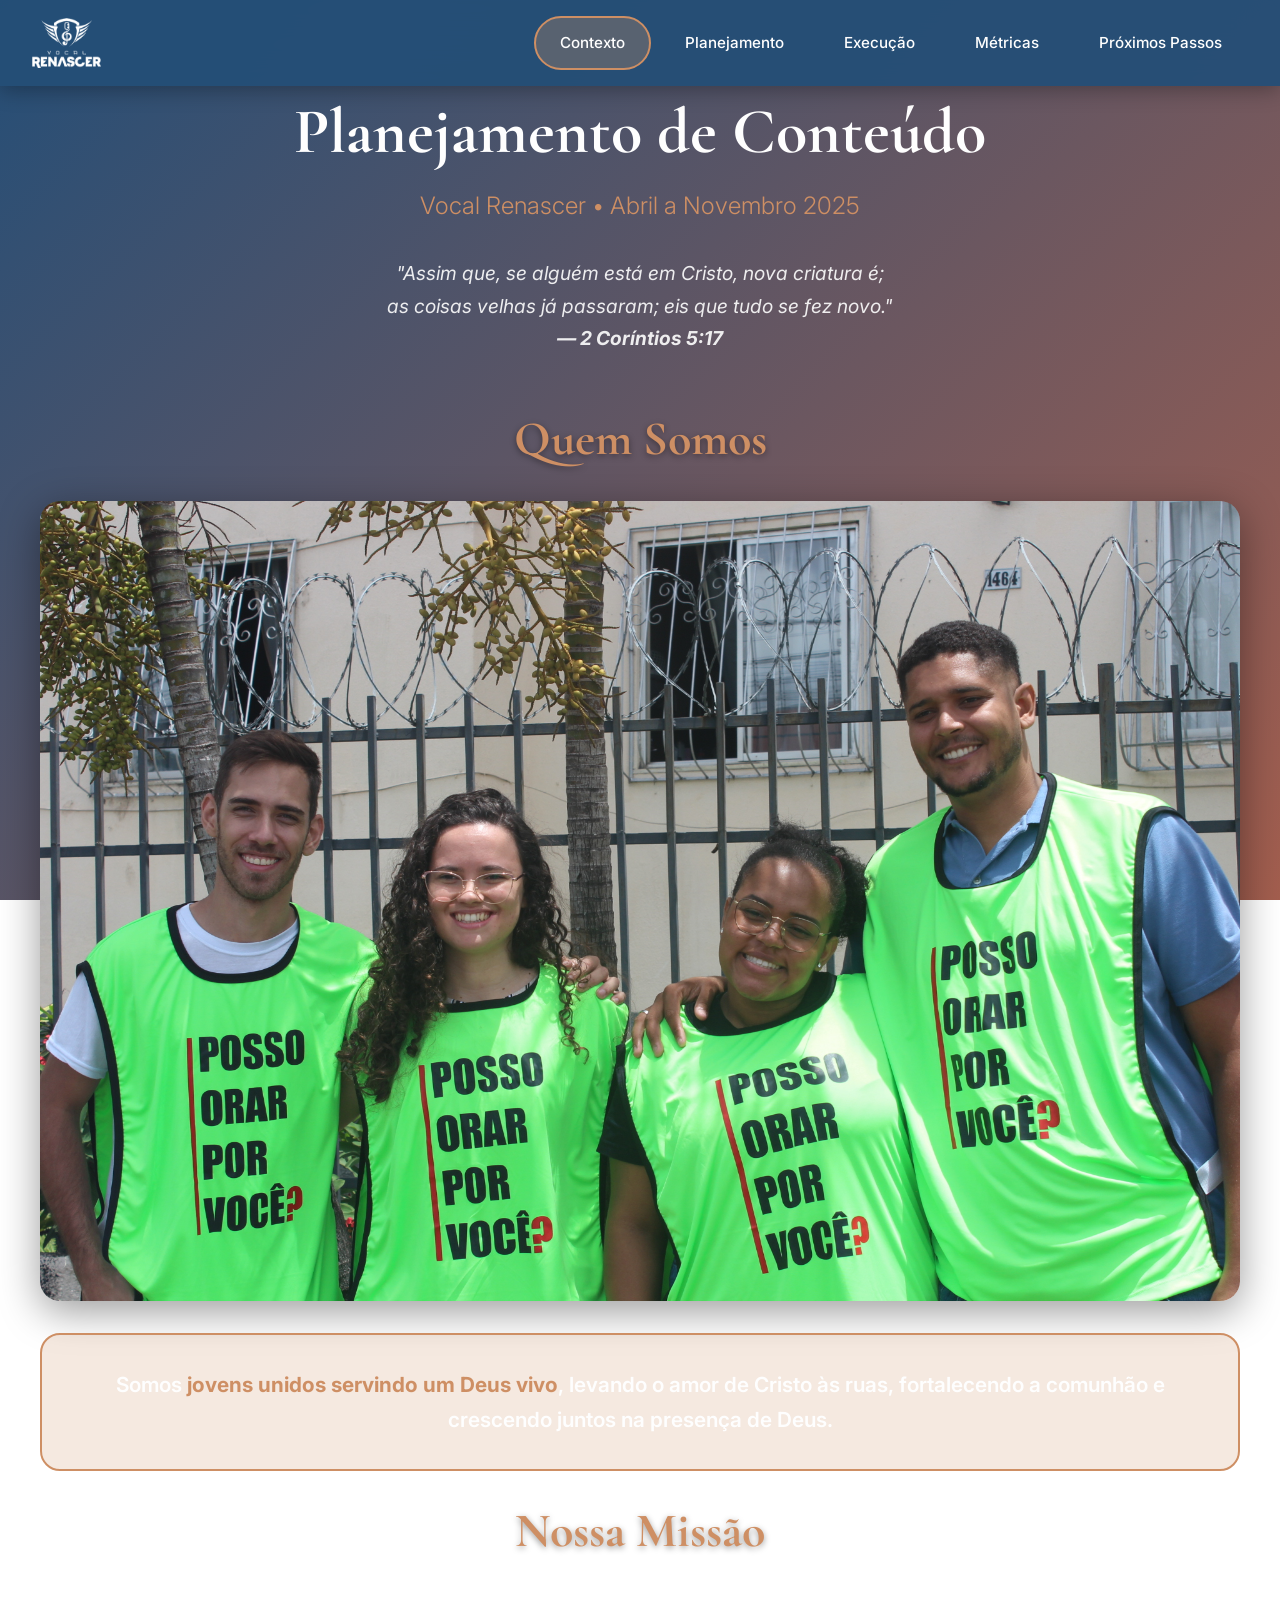
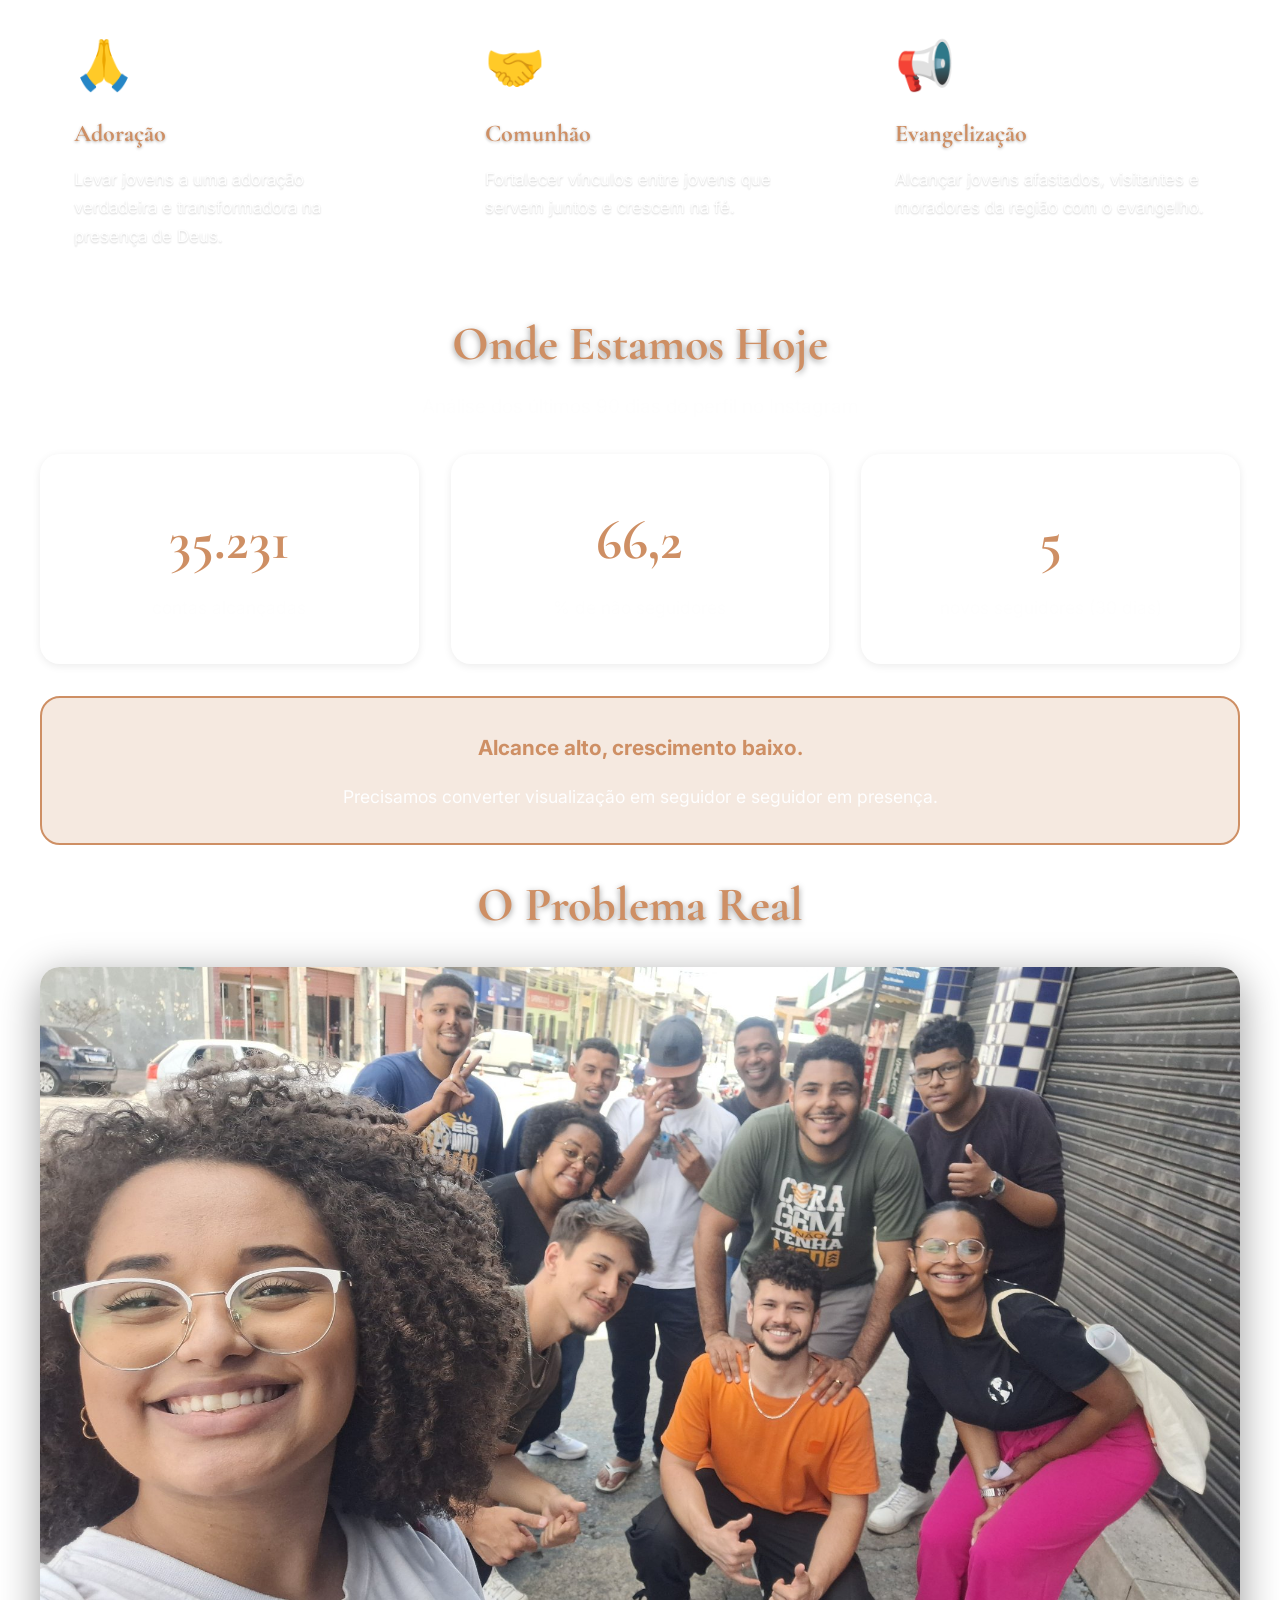
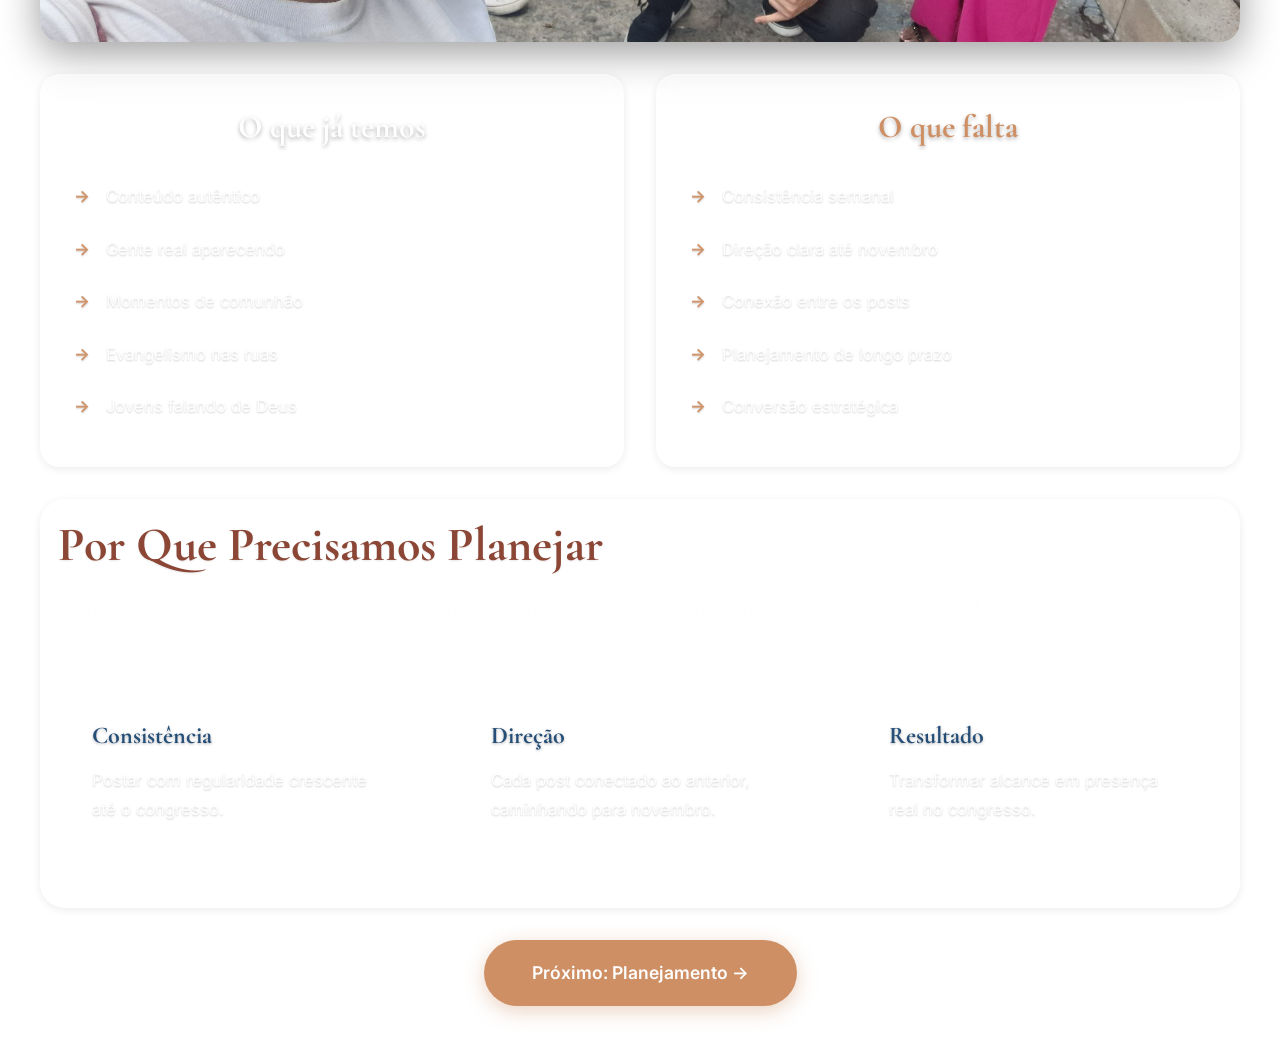
<file: index.html>
<!DOCTYPE html>
<html lang="pt-BR">
<head>
    <meta charset="UTF-8">
    <meta name="viewport" content="width=device-width, initial-scale=1.0">
    <title>Planejamento Vocal Renascer 2025 - Contexto</title>
    <link rel="stylesheet" href="assets/style.css">
</head>
<body>
    <nav>
        <div class="nav-container">
            <div class="nav-logo"><img src="assets/images/Logo_vocal_renascer.png" alt="Vocal Renascer"></div>
            <div class="menu-toggle">
                <span></span>
                <span></span>
                <span></span>
            </div>
            <div class="nav-tabs">
                <a href="index.html" class="nav-tab">Contexto</a>
                <a href="planejamento.html" class="nav-tab">Planejamento</a>
                <a href="execucao.html" class="nav-tab">Execução</a>
                <a href="metricas.html" class="nav-tab">Métricas</a>
                <a href="proximos-passos.html" class="nav-tab">Próximos Passos</a>
            </div>
        </div>
    </nav>

    <div class="main-container">
        <div class="content-wrapper">
            <!-- HERO -->
            <header class="hero">
                <h1>Planejamento de Conteúdo</h1>
                <p class="subtitle">Vocal Renascer • Abril a Novembro 2025</p>
                <p class="verse">"Assim que, se alguém está em Cristo, nova criatura é;<br>as coisas velhas já passaram; eis que tudo se fez novo."<br><strong>— 2 Coríntios 5:17</strong></p>
            </header>

            <!-- QUEM SOMOS -->
            <section class="section">
                <h2 class="section-title">Quem Somos</h2>
                <div class="image-container">
                    <img src="assets/images/evangelismo-1.jpg" alt="Vocal Renascer - Evangelismo">
                </div>
                <div class="highlight-box">
                    <p>Somos <span class="emphasis">jovens unidos servindo um Deus vivo</span>, levando o amor de Cristo às ruas, fortalecendo a comunhão e crescendo juntos na presença de Deus.</p>
                </div>
            </section>

            <!-- MISSÃO -->
            <section class="section">
                <h2 class="section-title">Nossa Missão</h2>
                <div class="cards-grid">
                    <article class="card">
                        <div class="card-icon">🙏</div>
                        <h3 class="card-title">Adoração</h3>
                        <p class="card-text">Levar jovens a uma adoração verdadeira e transformadora na presença de Deus.</p>
                    </article>
                    <article class="card">
                        <div class="card-icon">🤝</div>
                        <h3 class="card-title">Comunhão</h3>
                        <p class="card-text">Fortalecer vínculos entre jovens que servem juntos e crescem na fé.</p>
                    </article>
                    <article class="card">
                        <div class="card-icon">📢</div>
                        <h3 class="card-title">Evangelização</h3>
                        <p class="card-text">Alcançar jovens afastados, visitantes e moradores da região com o evangelho.</p>
                    </article>
                </div>
            </section>

            <!-- DIAGNÓSTICO -->
            <section class="section">
                <h2 class="section-title">Onde Estamos Hoje</h2>
                <p class="section-subtitle">Análise dos últimos 90 dias do perfil no Instagram</p>
                
                <div class="stats-container">
                    <div class="stat-box">
                        <div class="stat-number" data-target="40878">0</div>
                        <div class="stat-label">contas alcançadas</div>
                    </div>
                    <div class="stat-box">
                        <div class="stat-number" data-target="76.8">0</div>
                        <div class="stat-label">% de não seguidores</div>
                    </div>
                    <div class="stat-box">
                        <div class="stat-number" data-target="6">0</div>
                        <div class="stat-label">novos seguidores (30 dias)</div>
                    </div>
                </div>

                <div class="highlight-box">
                    <p><span class="emphasis">Alcance alto, crescimento baixo.</span></p>
                    <p style="margin-top: 1rem; font-size: 1.1rem; font-weight: 400;">Precisamos converter visualização em seguidor e seguidor em presença.</p>
                </div>
            </section>

            <!-- O PROBLEMA -->
            <section class="section">
                <h2 class="section-title">O Problema Real</h2>
                <div class="image-container">
                    <img src="assets/images/galera-junta.jpg" alt="Vocal Renascer - Comunidade">
                </div>
                
                <div class="comparison-grid">
                    <article class="comparison-box">
                        <h3>O que já temos</h3>
                        <ul>
                            <li>Conteúdo autêntico</li>
                            <li>Gente real aparecendo</li>
                            <li>Momentos de comunhão</li>
                            <li>Evangelismo nas ruas</li>
                            <li>Jovens falando de Deus</li>
                        </ul>
                    </article>
                    <article class="comparison-box">
                        <h3 style="color: var(--secondary);">O que falta</h3>
                        <ul>
                            <li>Consistência semanal</li>
                            <li>Direção clara até novembro</li>
                            <li>Conexão entre os posts</li>
                            <li>Planejamento de longo prazo</li>
                            <li>Conversão estratégica</li>
                        </ul>
                    </article>
                </div>
            </section>

            <!-- POR QUE PLANEJAR -->
            <section class="section">
                <div class="section-boxed">
                    <h2 class="section-title-left">Por Que Precisamos Planejar</h2>
                    <p class="section-subtitle-left">Sem planejamento, cada post é decidido na hora. Com planejamento, construímos uma jornada espiritual documentada até novembro.</p>
                    
                    <div class="cards-grid">
                        <article class="card">
                            <h3 class="card-title">Consistência</h3>
                            <p class="card-text">Postar com regularidade crescente até o congresso.</p>
                        </article>
                        <article class="card">
                            <h3 class="card-title">Direção</h3>
                            <p class="card-text">Cada post conectado ao anterior, caminhando para novembro.</p>
                        </article>
                        <article class="card">
                            <h3 class="card-title">Resultado</h3>
                            <p class="card-text">Transformar alcance em presença real no congresso.</p>
                        </article>
                    </div>
                </div>
            </section>

            <!-- BOTÃO PRÓXIMO -->
            <div class="next-button-container">
                <a href="planejamento.html" class="next-button">Próximo: Planejamento →</a>
            </div>
        </div>
    </div>

    <script src="assets/script.js"></script>
</body>
</html>
</file>
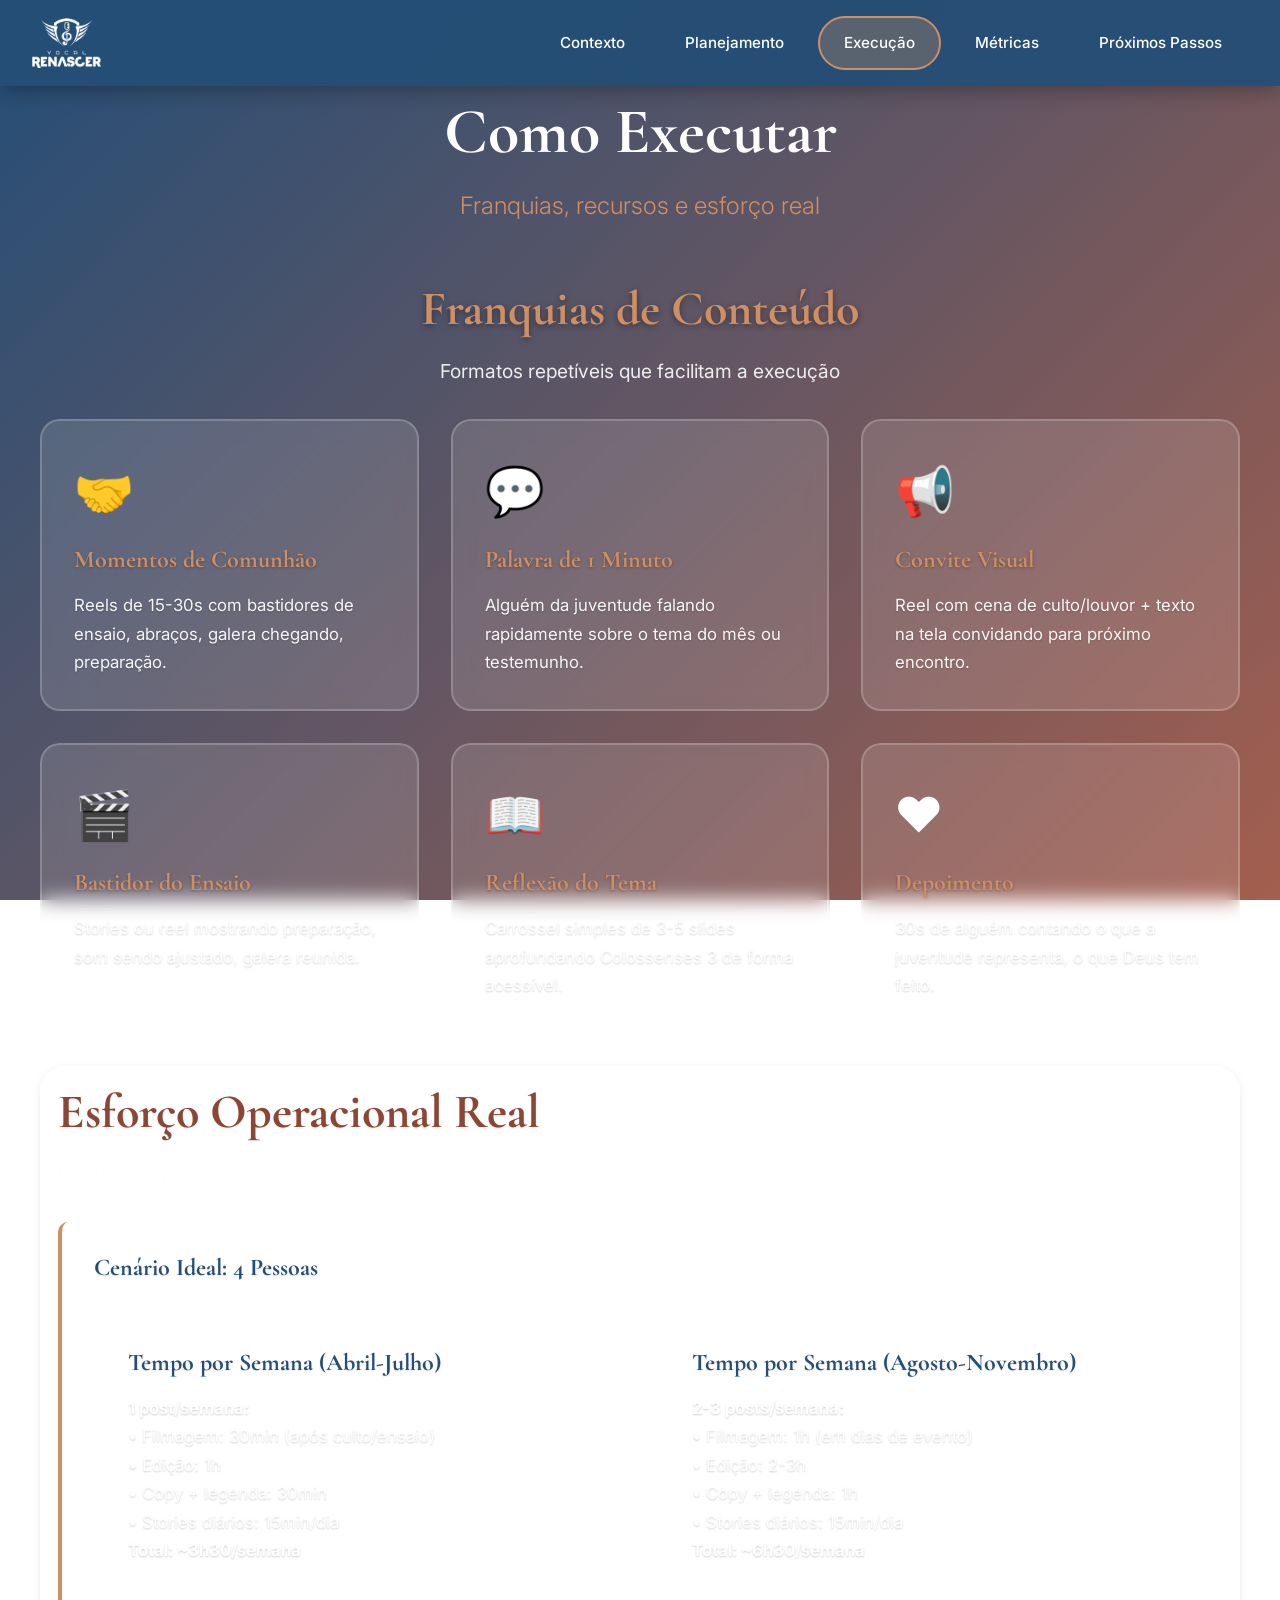
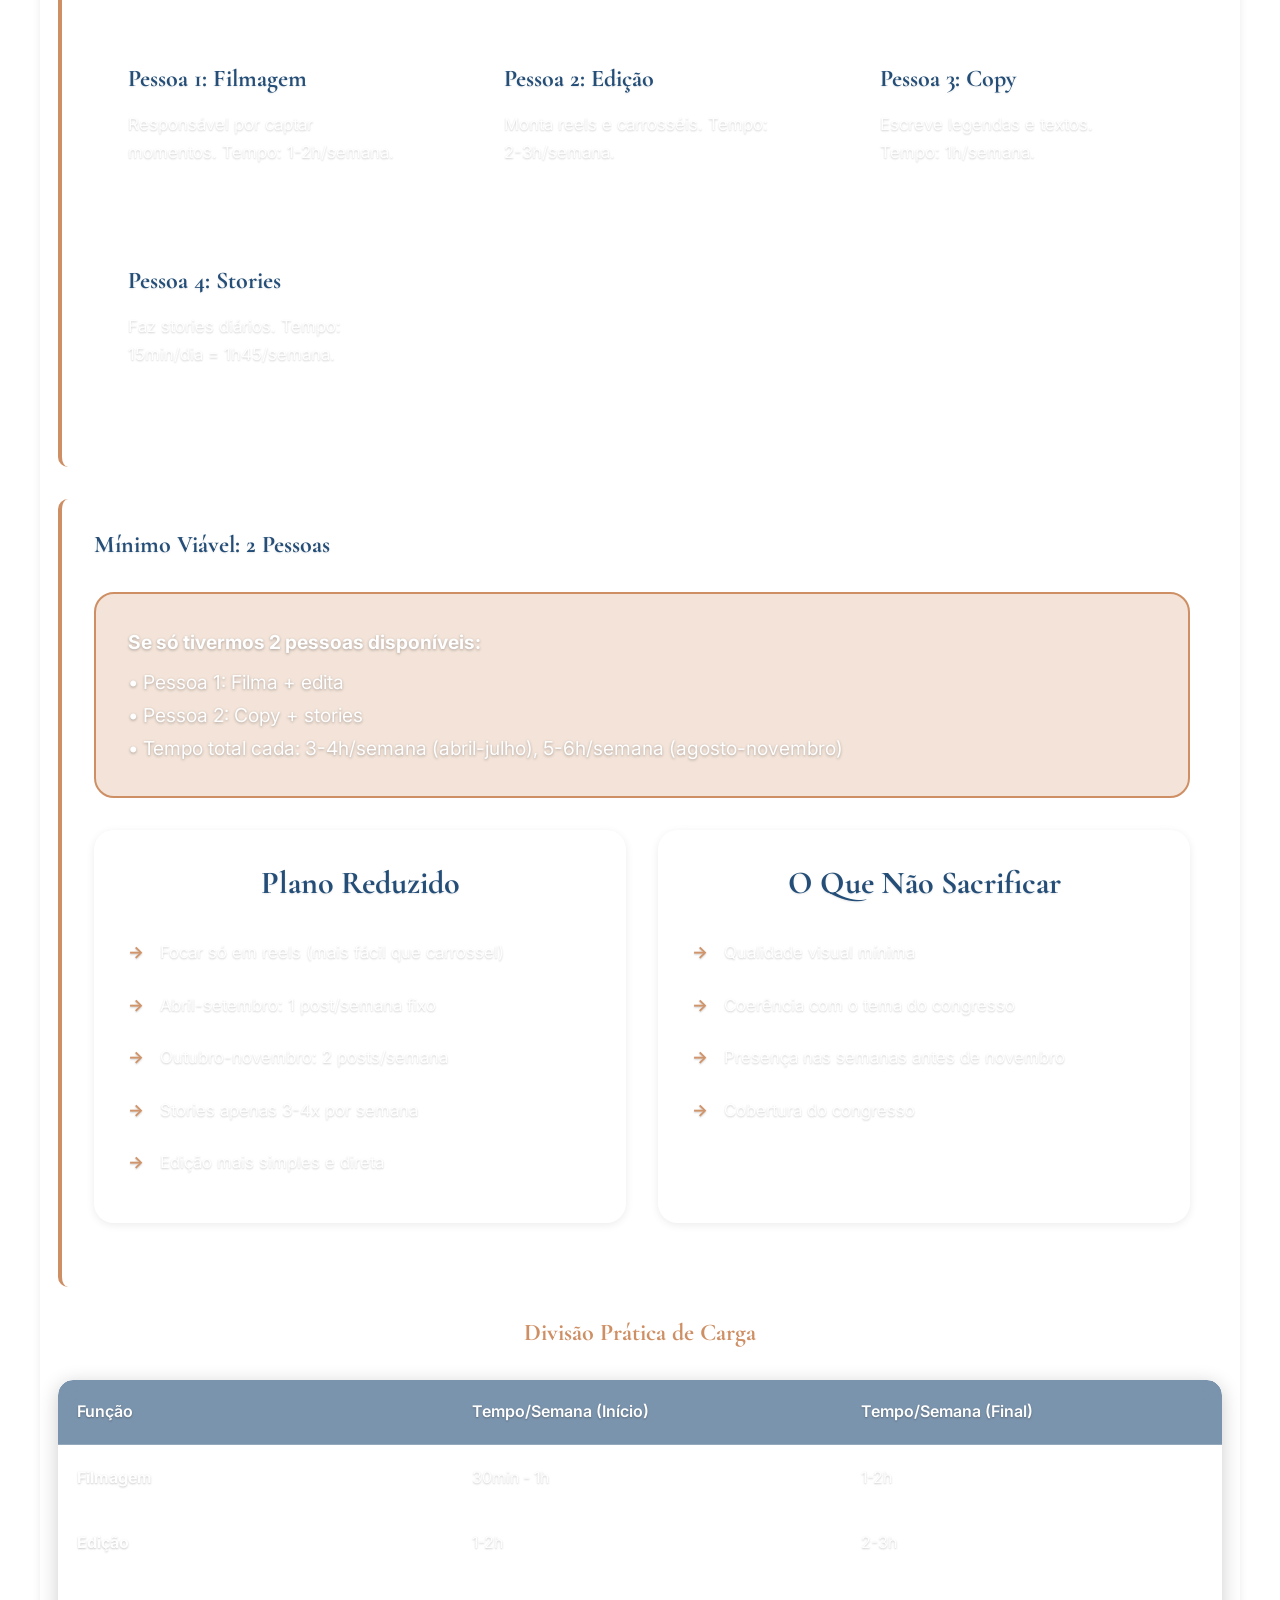
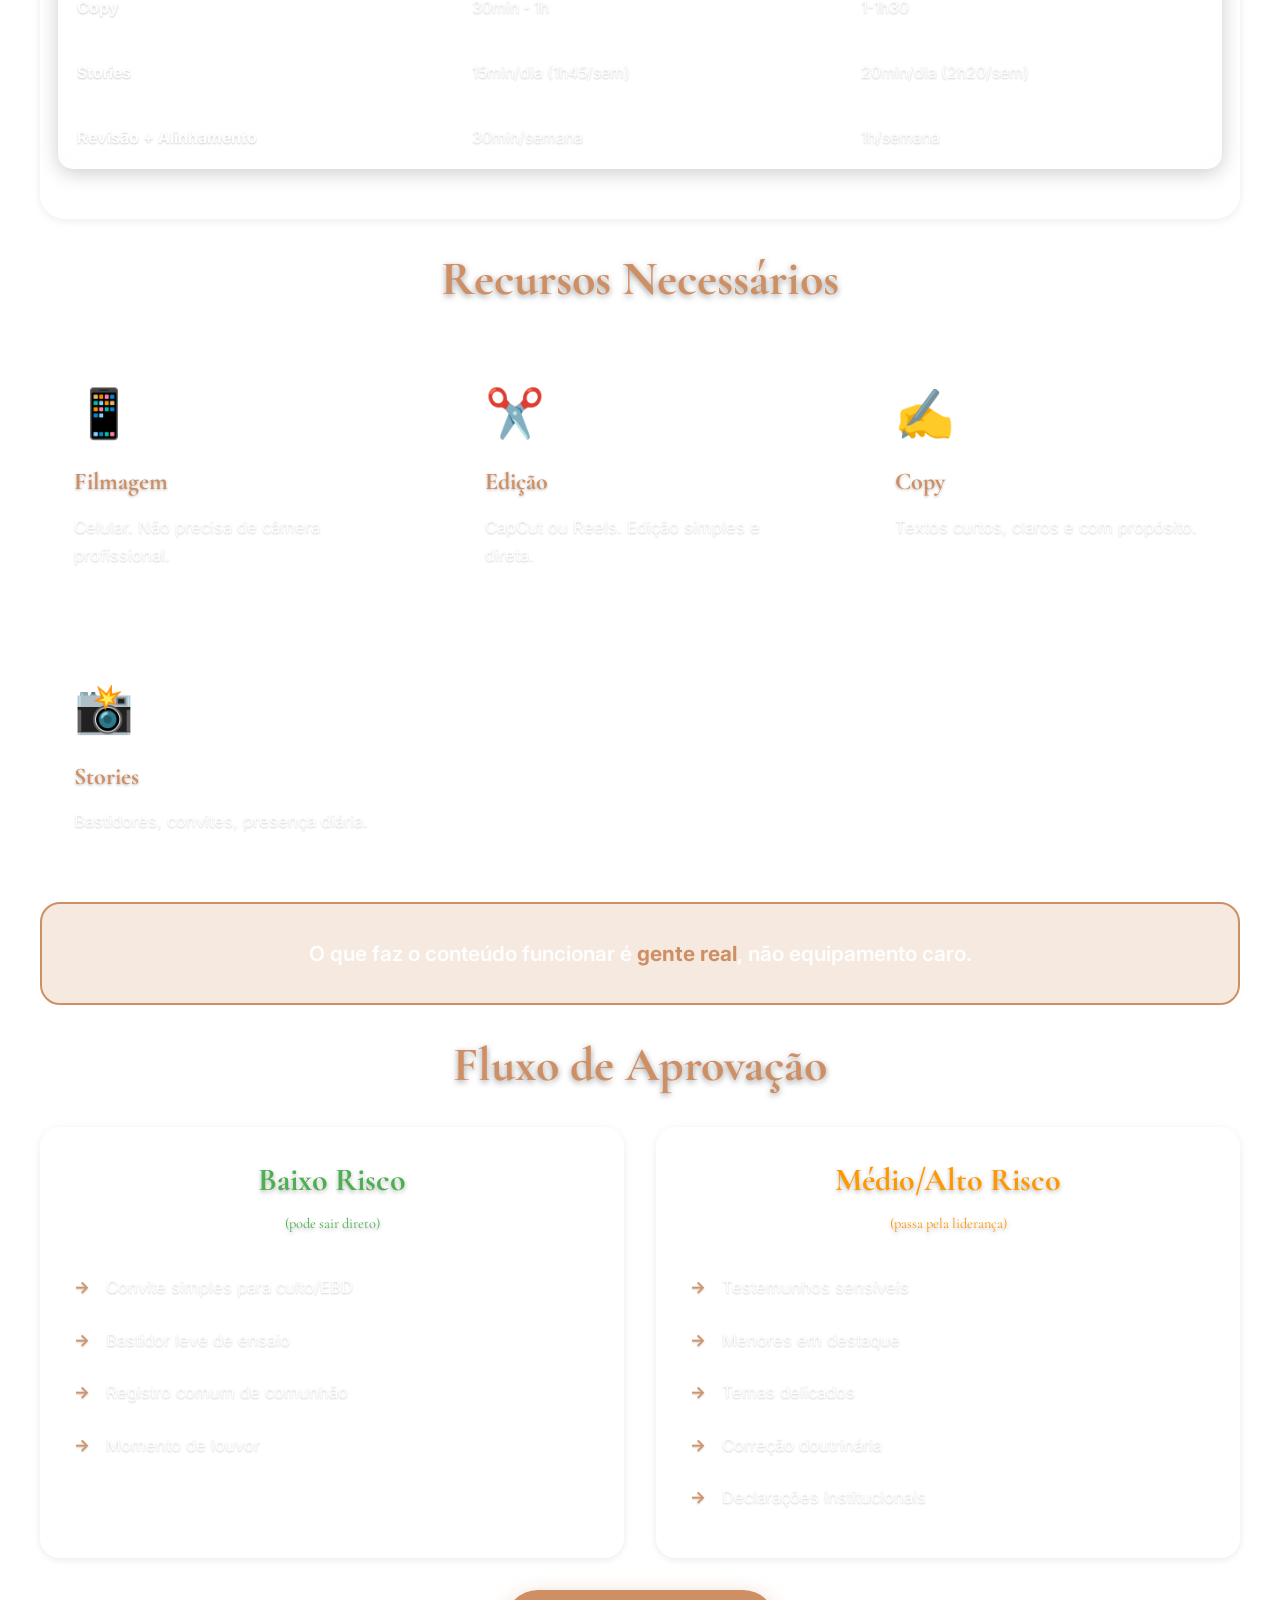
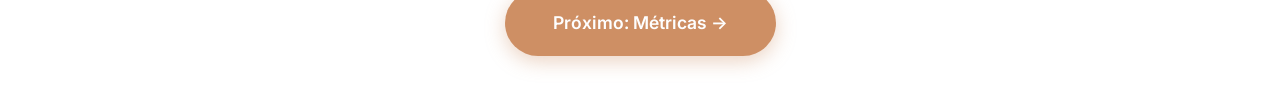
<file: execucao.html>
<!DOCTYPE html>
<html lang="pt-BR">
<head>
    <meta charset="UTF-8">
    <meta name="viewport" content="width=device-width, initial-scale=1.0">
    <title>Planejamento Vocal Renascer 2025 - Execução</title>
    <link rel="stylesheet" href="assets/style.css">
</head>
<body>
    <nav>
        <div class="nav-container">
            <div class="nav-logo"><img src="assets/images/Logo_vocal_renascer.png" alt="Vocal Renascer"></div>
            <div class="menu-toggle">
                <span></span>
                <span></span>
                <span></span>
            </div>
            <div class="nav-tabs">
                <a href="index.html" class="nav-tab">Contexto</a>
                <a href="planejamento.html" class="nav-tab">Planejamento</a>
                <a href="execucao.html" class="nav-tab">Execução</a>
                <a href="metricas.html" class="nav-tab">Métricas</a>
                <a href="proximos-passos.html" class="nav-tab">Próximos Passos</a>
            </div>
        </div>
    </nav>

    <div class="main-container">
        <div class="content-wrapper">
            <!-- HERO -->
            <header class="hero">
                <h1>Como Executar</h1>
                <p class="subtitle">Franquias, recursos e esforço real</p>
            </header>

            <!-- FRANQUIAS DE CONTEÚDO -->
            <section class="section">
                <h2 class="section-title">Franquias de Conteúdo</h2>
                <p class="section-subtitle">Formatos repetíveis que facilitam a execução</p>
                
                <div class="cards-grid">
                    <article class="card">
                        <div class="card-icon">🤝</div>
                        <h3 class="card-title">Momentos de Comunhão</h3>
                        <p class="card-text">Reels de 15-30s com bastidores de ensaio, abraços, galera chegando, preparação.</p>
                    </article>
                    
                    <article class="card">
                        <div class="card-icon">💬</div>
                        <h3 class="card-title">Palavra de 1 Minuto</h3>
                        <p class="card-text">Alguém da juventude falando rapidamente sobre o tema do mês ou testemunho.</p>
                    </article>
                    
                    <article class="card">
                        <div class="card-icon">📢</div>
                        <h3 class="card-title">Convite Visual</h3>
                        <p class="card-text">Reel com cena de culto/louvor + texto na tela convidando para próximo encontro.</p>
                    </article>
                    
                    <article class="card">
                        <div class="card-icon">🎬</div>
                        <h3 class="card-title">Bastidor do Ensaio</h3>
                        <p class="card-text">Stories ou reel mostrando preparação, som sendo ajustado, galera reunida.</p>
                    </article>
                    
                    <article class="card">
                        <div class="card-icon">📖</div>
                        <h3 class="card-title">Reflexão do Tema</h3>
                        <p class="card-text">Carrossel simples de 3-5 slides aprofundando Colossenses 3 de forma acessível.</p>
                    </article>
                    
                    <article class="card">
                        <div class="card-icon">❤️</div>
                        <h3 class="card-title">Depoimento</h3>
                        <p class="card-text">30s de alguém contando o que a juventude representa, o que Deus tem feito.</p>
                    </article>
                </div>
            </section>

            <!-- ESFORÇO OPERACIONAL REAL - NOVA SEÇÃO -->
            <section class="section">
                <div class="section-boxed">
                    <h2 class="section-title-left">Esforço Operacional Real</h2>
                    <p class="section-subtitle-left">Quanto tempo isso exige de verdade?</p>
                    
                    <!-- Cenário Ideal -->
                    <div class="section-offset">
                        <h3 style="color: var(--secondary); font-size: 1.5rem; margin-bottom: 1rem;">Cenário Ideal: 4 Pessoas</h3>
                        <div class="cards-grid-2">
                            <article class="card">
                                <h3 class="card-title">Tempo por Semana (Abril-Julho)</h3>
                                <p class="card-text">
                                    <strong>1 post/semana:</strong><br>
                                    • Filmagem: 30min (após culto/ensaio)<br>
                                    • Edição: 1h<br>
                                    • Copy + legenda: 30min<br>
                                    • Stories diários: 15min/dia<br>
                                    <strong>Total: ~3h30/semana</strong>
                                </p>
                            </article>
                            
                            <article class="card">
                                <h3 class="card-title">Tempo por Semana (Agosto-Novembro)</h3>
                                <p class="card-text">
                                    <strong>2-3 posts/semana:</strong><br>
                                    • Filmagem: 1h (em dias de evento)<br>
                                    • Edição: 2-3h<br>
                                    • Copy + legenda: 1h<br>
                                    • Stories diários: 15min/dia<br>
                                    <strong>Total: ~6h30/semana</strong>
                                </p>
                            </article>
                        </div>
                        
                        <div class="cards-grid">
                            <article class="card">
                                <h3 class="card-title">Pessoa 1: Filmagem</h3>
                                <p class="card-text">Responsável por captar momentos. Tempo: 1-2h/semana.</p>
                            </article>
                            <article class="card">
                                <h3 class="card-title">Pessoa 2: Edição</h3>
                                <p class="card-text">Monta reels e carrosséis. Tempo: 2-3h/semana.</p>
                            </article>
                            <article class="card">
                                <h3 class="card-title">Pessoa 3: Copy</h3>
                                <p class="card-text">Escreve legendas e textos. Tempo: 1h/semana.</p>
                            </article>
                            <article class="card">
                                <h3 class="card-title">Pessoa 4: Stories</h3>
                                <p class="card-text">Faz stories diários. Tempo: 15min/dia = 1h45/semana.</p>
                            </article>
                        </div>
                    </div>
                    
                    <!-- Cenário Mínimo Viável -->
                    <div class="section-offset" style="margin-top: 2rem;">
                        <h3 style="color: var(--secondary); font-size: 1.5rem; margin-bottom: 1rem;">Mínimo Viável: 2 Pessoas</h3>
                        
                        <div class="highlight-box-left">
                            <p><strong>Se só tivermos 2 pessoas disponíveis:</strong></p>
                            <p style="margin-top: 0.5rem; font-weight: 400;">
                                • Pessoa 1: Filma + edita<br>
                                • Pessoa 2: Copy + stories<br>
                                • Tempo total cada: 3-4h/semana (abril-julho), 5-6h/semana (agosto-novembro)
                            </p>
                        </div>
                        
                        <div class="comparison-grid">
                            <article class="comparison-box">
                                <h3>Plano Reduzido</h3>
                                <ul>
                                    <li>Focar só em reels (mais fácil que carrossel)</li>
                                    <li>Abril-setembro: 1 post/semana fixo</li>
                                    <li>Outubro-novembro: 2 posts/semana</li>
                                    <li>Stories apenas 3-4x por semana</li>
                                    <li>Edição mais simples e direta</li>
                                </ul>
                            </article>
                            
                            <article class="comparison-box">
                                <h3 style="color: var(--secondary);">O Que Não Sacrificar</h3>
                                <ul>
                                    <li>Qualidade visual mínima</li>
                                    <li>Coerência com o tema do congresso</li>
                                    <li>Presença nas semanas antes de novembro</li>
                                    <li>Cobertura do congresso</li>
                                </ul>
                            </article>
                        </div>
                    </div>
                    
                    <!-- Divisão de Carga -->
                    <div style="margin-top: 2rem;">
                        <h3 style="color: var(--secondary); font-size: 1.5rem; margin-bottom: 1rem; text-align: center;">Divisão Prática de Carga</h3>
                        
                        <div class="table-container">
                            <table>
                                <thead>
                                    <tr>
                                        <th>Função</th>
                                        <th>Tempo/Semana (Início)</th>
                                        <th>Tempo/Semana (Final)</th>
                                    </tr>
                                </thead>
                                <tbody>
                                    <tr>
                                        <td><strong>Filmagem</strong></td>
                                        <td>30min - 1h</td>
                                        <td>1-2h</td>
                                    </tr>
                                    <tr>
                                        <td><strong>Edição</strong></td>
                                        <td>1-2h</td>
                                        <td>2-3h</td>
                                    </tr>
                                    <tr>
                                        <td><strong>Copy</strong></td>
                                        <td>30min - 1h</td>
                                        <td>1-1h30</td>
                                    </tr>
                                    <tr>
                                        <td><strong>Stories</strong></td>
                                        <td>15min/dia (1h45/sem)</td>
                                        <td>20min/dia (2h20/sem)</td>
                                    </tr>
                                    <tr>
                                        <td><strong>Revisão + Alinhamento</strong></td>
                                        <td>30min/semana</td>
                                        <td>1h/semana</td>
                                    </tr>
                                </tbody>
                            </table>
                        </div>
                    </div>
                </div>
            </section>

            <!-- RECURSOS NECESSÁRIOS -->
            <section class="section">
                <h2 class="section-title">Recursos Necessários</h2>
                
                <div class="cards-grid">
                    <article class="card">
                        <div class="card-icon">📱</div>
                        <h3 class="card-title">Filmagem</h3>
                        <p class="card-text">Celular. Não precisa de câmera profissional.</p>
                    </article>
                    
                    <article class="card">
                        <div class="card-icon">✂️</div>
                        <h3 class="card-title">Edição</h3>
                        <p class="card-text">CapCut ou Reels. Edição simples e direta.</p>
                    </article>
                    
                    <article class="card">
                        <div class="card-icon">✍️</div>
                        <h3 class="card-title">Copy</h3>
                        <p class="card-text">Textos curtos, claros e com propósito.</p>
                    </article>
                    
                    <article class="card">
                        <div class="card-icon">📸</div>
                        <h3 class="card-title">Stories</h3>
                        <p class="card-text">Bastidores, convites, presença diária.</p>
                    </article>
                </div>

                <div class="highlight-box">
                    <p>O que faz o conteúdo funcionar é <span class="emphasis">gente real</span>, não equipamento caro.</p>
                </div>
            </section>

            <!-- APROVAÇÃO -->
            <section class="section">
                <h2 class="section-title">Fluxo de Aprovação</h2>
                
                <div class="comparison-grid">
                    <article class="comparison-box">
                        <h3 style="color: #4CAF50;">Baixo Risco<br><span style="font-size: 0.9rem; font-weight: 400;">(pode sair direto)</span></h3>
                        <ul>
                            <li>Convite simples para culto/EBD</li>
                            <li>Bastidor leve de ensaio</li>
                            <li>Registro comum de comunhão</li>
                            <li>Momento de louvor</li>
                        </ul>
                    </article>
                    
                    <article class="comparison-box">
                        <h3 style="color: #FF9800;">Médio/Alto Risco<br><span style="font-size: 0.9rem; font-weight: 400;">(passa pela liderança)</span></h3>
                        <ul>
                            <li>Testemunhos sensíveis</li>
                            <li>Menores em destaque</li>
                            <li>Temas delicados</li>
                            <li>Correção doutrinária</li>
                            <li>Declarações institucionais</li>
                        </ul>
                    </article>
                </div>
            </section>

            <!-- BOTÃO PRÓXIMO -->
            <div class="next-button-container">
                <a href="metricas.html" class="next-button">Próximo: Métricas →</a>
            </div>
        </div>
    </div>

    <script src="assets/script.js"></script>
</body>
</html>
</file>
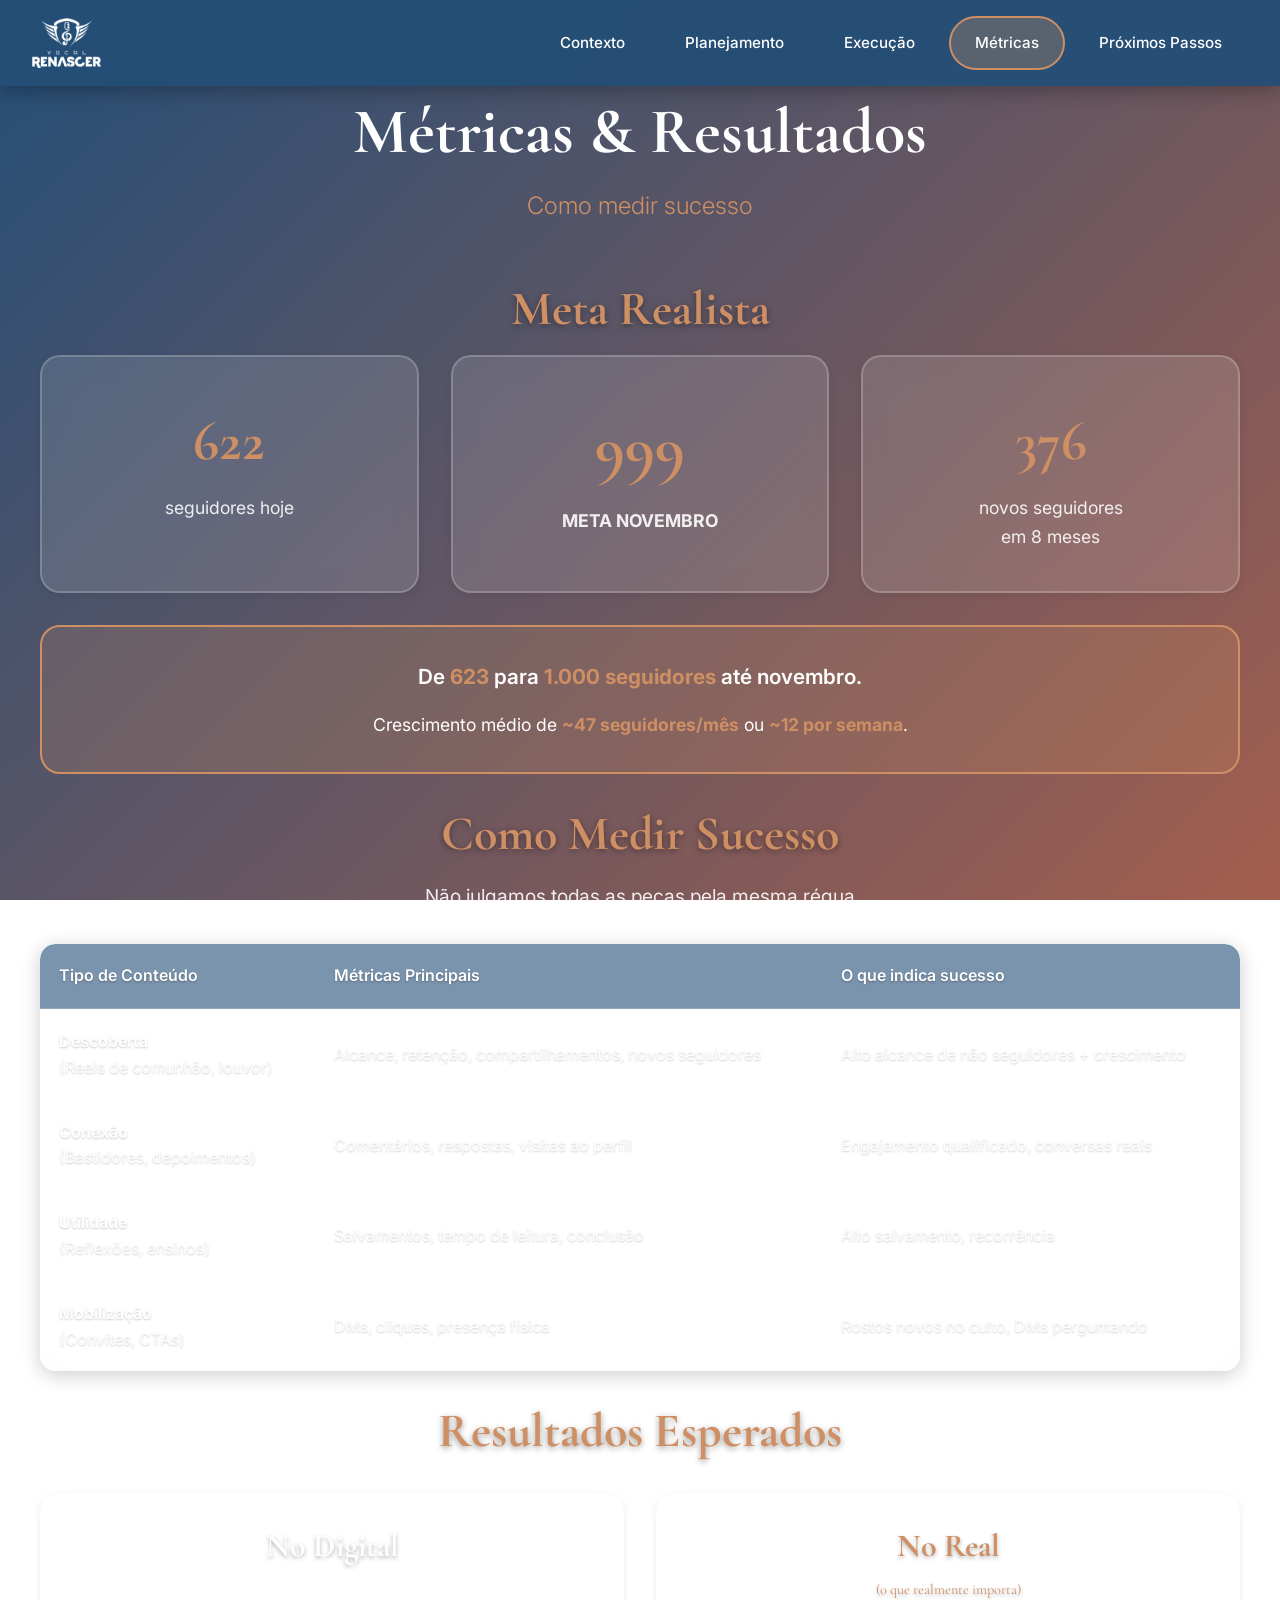
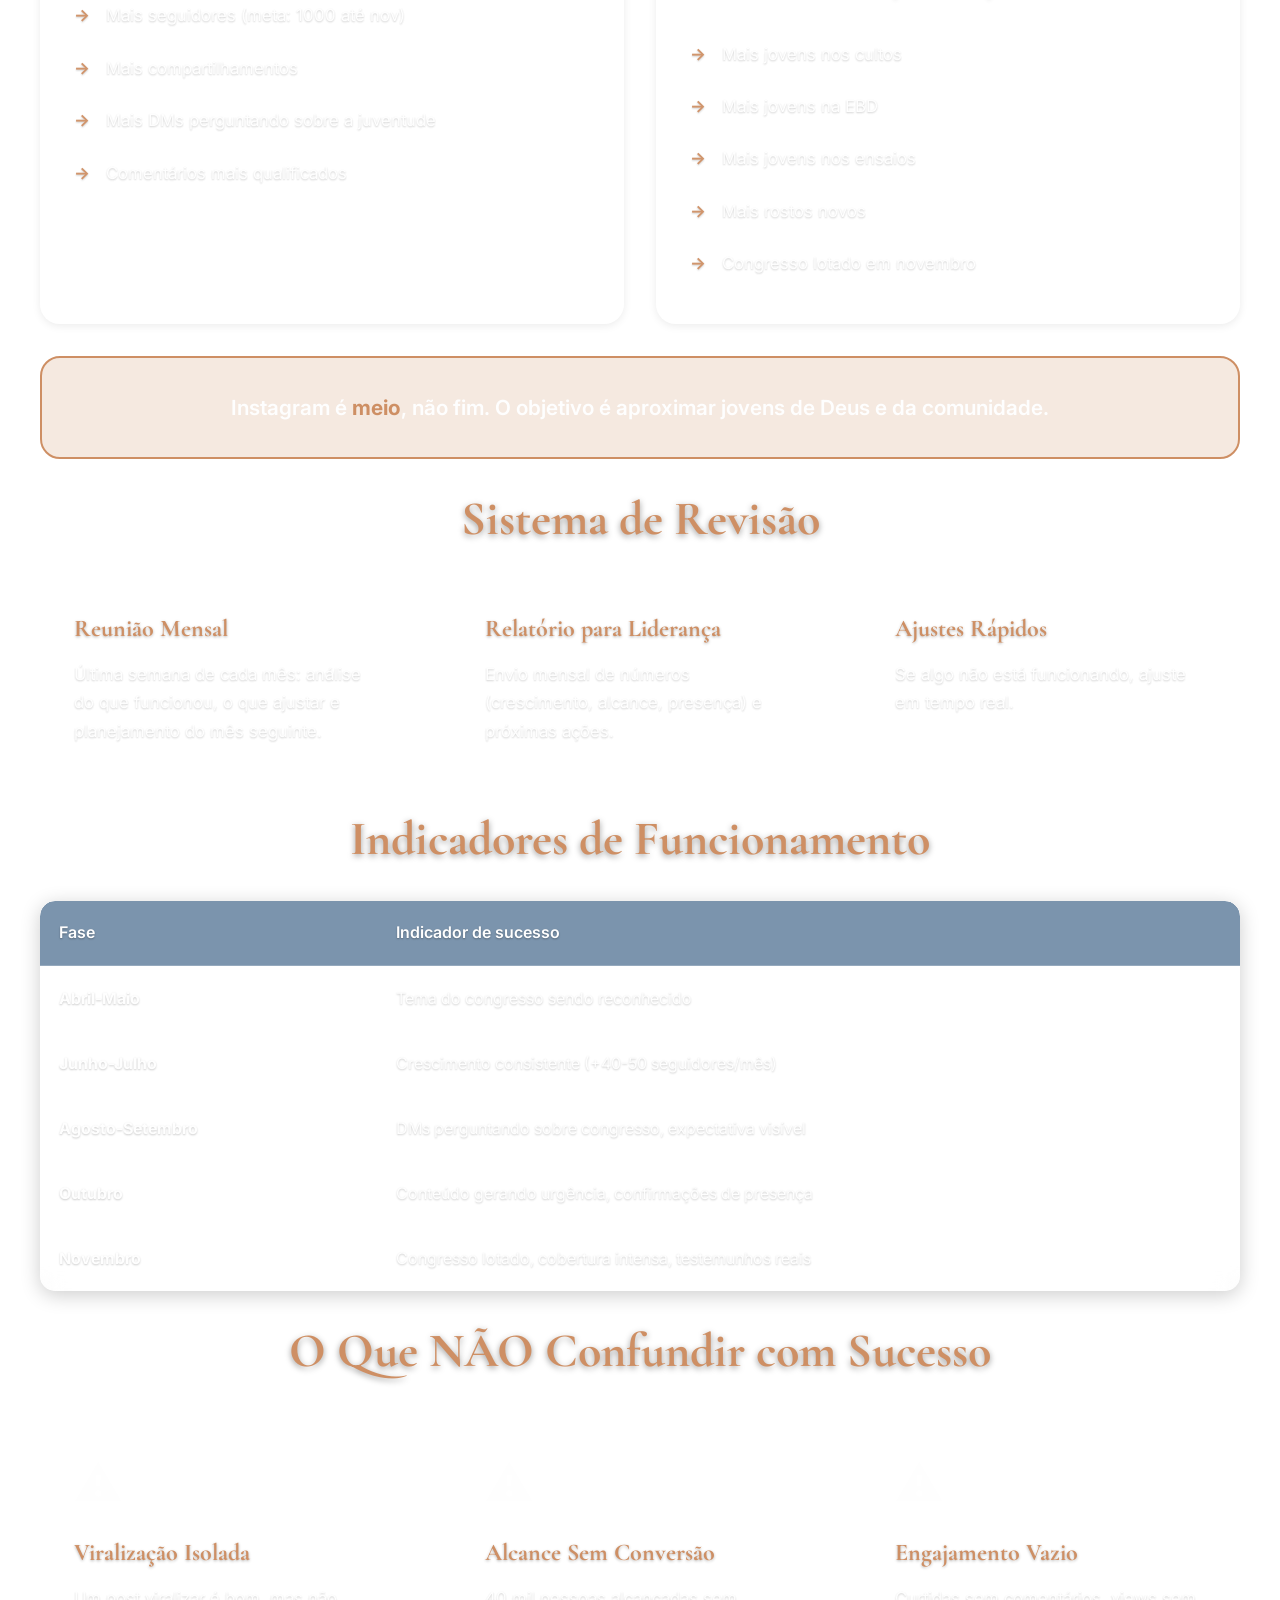
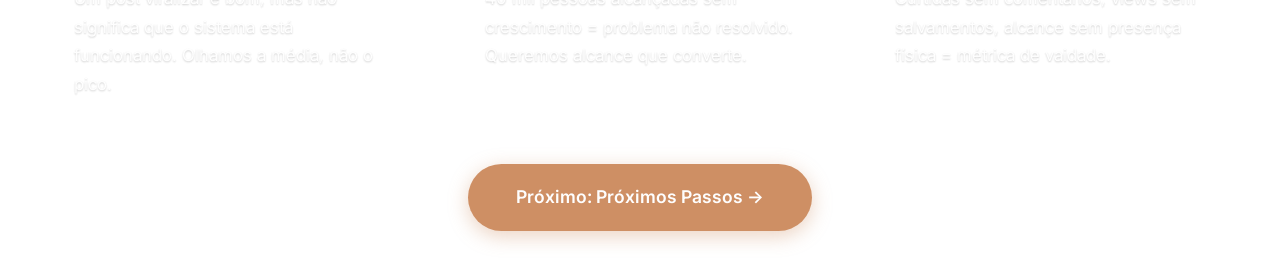
<file: metricas.html>
<!DOCTYPE html>
<html lang="pt-BR">
<head>
    <meta charset="UTF-8">
    <meta name="viewport" content="width=device-width, initial-scale=1.0">
    <title>Planejamento Vocal Renascer 2025 - Métricas</title>
    <link rel="stylesheet" href="assets/style.css">
</head>
<body>
    <nav>
        <div class="nav-container">
            <div class="nav-logo"><img src="assets/images/Logo_vocal_renascer.png" alt="Vocal Renascer"></div>
            <div class="menu-toggle">
                <span></span>
                <span></span>
                <span></span>
            </div>
            <div class="nav-tabs">
                <a href="index.html" class="nav-tab">Contexto</a>
                <a href="planejamento.html" class="nav-tab">Planejamento</a>
                <a href="execucao.html" class="nav-tab">Execução</a>
                <a href="metricas.html" class="nav-tab">Métricas</a>
                <a href="proximos-passos.html" class="nav-tab">Próximos Passos</a>
            </div>
        </div>
    </nav>

    <div class="main-container">
        <div class="content-wrapper">
            <!-- HERO -->
            <header class="hero">
                <h1>Métricas & Resultados</h1>
                <p class="subtitle">Como medir sucesso</p>
            </header>

            <!-- META DE CRESCIMENTO -->
            <section class="section">
                <h2 class="section-title">Meta Realista</h2>
                
                <div class="stats-container">
                    <div class="stat-box">
                        <div class="stat-number" data-target="623">0</div>
                        <div class="stat-label">seguidores hoje</div>
                    </div>
                    <div class="stat-box card-highlight">
                        <div class="stat-number" data-target="1000" style="font-size: 4rem;">0</div>
                        <div class="stat-label"><strong>META NOVEMBRO</strong></div>
                    </div>
                    <div class="stat-box">
                        <div class="stat-number" data-target="377">0</div>
                        <div class="stat-label">novos seguidores<br>em 8 meses</div>
                    </div>
                </div>

                <div class="highlight-box">
                    <p>De <span class="emphasis">623</span> para <span class="emphasis">1.000 seguidores</span> até novembro.</p>
                    <p style="margin-top: 1rem; font-size: 1.1rem; font-weight: 400;">Crescimento médio de <span class="emphasis">~47 seguidores/mês</span> ou <span class="emphasis">~12 por semana</span>.</p>
                </div>
            </section>

            <!-- COMO MEDIR SUCESSO -->
            <section class="section">
                <h2 class="section-title">Como Medir Sucesso</h2>
                <p class="section-subtitle">Não julgamos todas as peças pela mesma régua</p>
                
                <div class="table-container">
                    <table>
                        <thead>
                            <tr>
                                <th>Tipo de Conteúdo</th>
                                <th>Métricas Principais</th>
                                <th>O que indica sucesso</th>
                            </tr>
                        </thead>
                        <tbody>
                            <tr>
                                <td><strong>Descoberta</strong><br>(Reels de comunhão, louvor)</td>
                                <td>Alcance, retenção, compartilhamentos, novos seguidores</td>
                                <td>Alto alcance de não seguidores + crescimento</td>
                            </tr>
                            <tr>
                                <td><strong>Conexão</strong><br>(Bastidores, depoimentos)</td>
                                <td>Comentários, respostas, visitas ao perfil</td>
                                <td>Engajamento qualificado, conversas reais</td>
                            </tr>
                            <tr>
                                <td><strong>Utilidade</strong><br>(Reflexões, ensinos)</td>
                                <td>Salvamentos, tempo de leitura, conclusão</td>
                                <td>Alto salvamento, recorrência</td>
                            </tr>
                            <tr>
                                <td><strong>Mobilização</strong><br>(Convites, CTAs)</td>
                                <td>DMs, cliques, presença física</td>
                                <td>Rostos novos no culto, DMs perguntando</td>
                            </tr>
                        </tbody>
                    </table>
                </div>
            </section>

            <!-- RESULTADOS ESPERADOS -->
            <section class="section">
                <h2 class="section-title">Resultados Esperados</h2>
                
                <div class="comparison-grid">
                    <article class="comparison-box">
                        <h3>No Digital</h3>
                        <ul>
                            <li>Mais seguidores (meta: 1000 até nov)</li>
                            <li>Mais compartilhamentos</li>
                            <li>Mais DMs perguntando sobre a juventude</li>
                            <li>Comentários mais qualificados</li>
                        </ul>
                    </article>
                    
                    <article class="comparison-box card-highlight">
                        <h3 style="color: var(--secondary);">No Real<br><span style="font-size: 0.9rem; font-weight: 400;">(o que realmente importa)</span></h3>
                        <ul>
                            <li>Mais jovens nos cultos</li>
                            <li>Mais jovens na EBD</li>
                            <li>Mais jovens nos ensaios</li>
                            <li>Mais rostos novos</li>
                            <li>Congresso lotado em novembro</li>
                        </ul>
                    </article>
                </div>

                <div class="highlight-box">
                    <p>Instagram é <span class="emphasis">meio</span>, não fim. O objetivo é aproximar jovens de Deus e da comunidade.</p>
                </div>
            </section>

            <!-- QUANDO REVISAR -->
            <section class="section">
                <h2 class="section-title">Sistema de Revisão</h2>
                
                <div class="cards-grid">
                    <article class="card">
                        <h3 class="card-title">Reunião Mensal</h3>
                        <p class="card-text">Última semana de cada mês: análise do que funcionou, o que ajustar e planejamento do mês seguinte.</p>
                    </article>
                    
                    <article class="card">
                        <h3 class="card-title">Relatório para Liderança</h3>
                        <p class="card-text">Envio mensal de números (crescimento, alcance, presença) e próximas ações.</p>
                    </article>
                    
                    <article class="card">
                        <h3 class="card-title">Ajustes Rápidos</h3>
                        <p class="card-text">Se algo não está funcionando, ajuste em tempo real.</p>
                    </article>
                </div>
            </section>

            <!-- INDICADORES POR FASE -->
            <section class="section">
                <h2 class="section-title">Indicadores de Funcionamento</h2>
                
                <div class="table-container">
                    <table>
                        <thead>
                            <tr>
                                <th>Fase</th>
                                <th>Indicador de sucesso</th>
                            </tr>
                        </thead>
                        <tbody>
                            <tr>
                                <td><strong>Abril-Maio</strong></td>
                                <td>Tema do congresso sendo reconhecido</td>
                            </tr>
                            <tr>
                                <td><strong>Junho-Julho</strong></td>
                                <td>Crescimento consistente (+40-50 seguidores/mês)</td>
                            </tr>
                            <tr>
                                <td><strong>Agosto-Setembro</strong></td>
                                <td>DMs perguntando sobre congresso, expectativa visível</td>
                            </tr>
                            <tr>
                                <td><strong>Outubro</strong></td>
                                <td>Conteúdo gerando urgência, confirmações de presença</td>
                            </tr>
                            <tr>
                                <td><strong>Novembro</strong></td>
                                <td>Congresso lotado, cobertura intensa, testemunhos reais</td>
                            </tr>
                        </tbody>
                    </table>
                </div>
            </section>

            <!-- O QUE NÃO É SUCESSO -->
            <section class="section">
                <h2 class="section-title">O Que NÃO Confundir com Sucesso</h2>
                
                <div class="cards-grid">
                    <article class="card">
                        <div class="card-icon">⚠️</div>
                        <h3 class="card-title">Viralização Isolada</h3>
                        <p class="card-text">Um post viralizar é bom, mas não significa que o sistema está funcionando. Olhamos a média, não o pico.</p>
                    </article>
                    
                    <article class="card">
                        <div class="card-icon">⚠️</div>
                        <h3 class="card-title">Alcance Sem Conversão</h3>
                        <p class="card-text">40 mil pessoas alcançadas sem crescimento = problema não resolvido. Queremos alcance que converte.</p>
                    </article>
                    
                    <article class="card">
                        <div class="card-icon">⚠️</div>
                        <h3 class="card-title">Engajamento Vazio</h3>
                        <p class="card-text">Curtidas sem comentários, views sem salvamentos, alcance sem presença física = métrica de vaidade.</p>
                    </article>
                </div>
            </section>

            <!-- BOTÃO PRÓXIMO -->
            <div class="next-button-container">
                <a href="proximos-passos.html" class="next-button">Próximo: Próximos Passos →</a>
            </div>
        </div>
    </div>

    <script src="assets/script.js"></script>
</body>
</html>
</file>
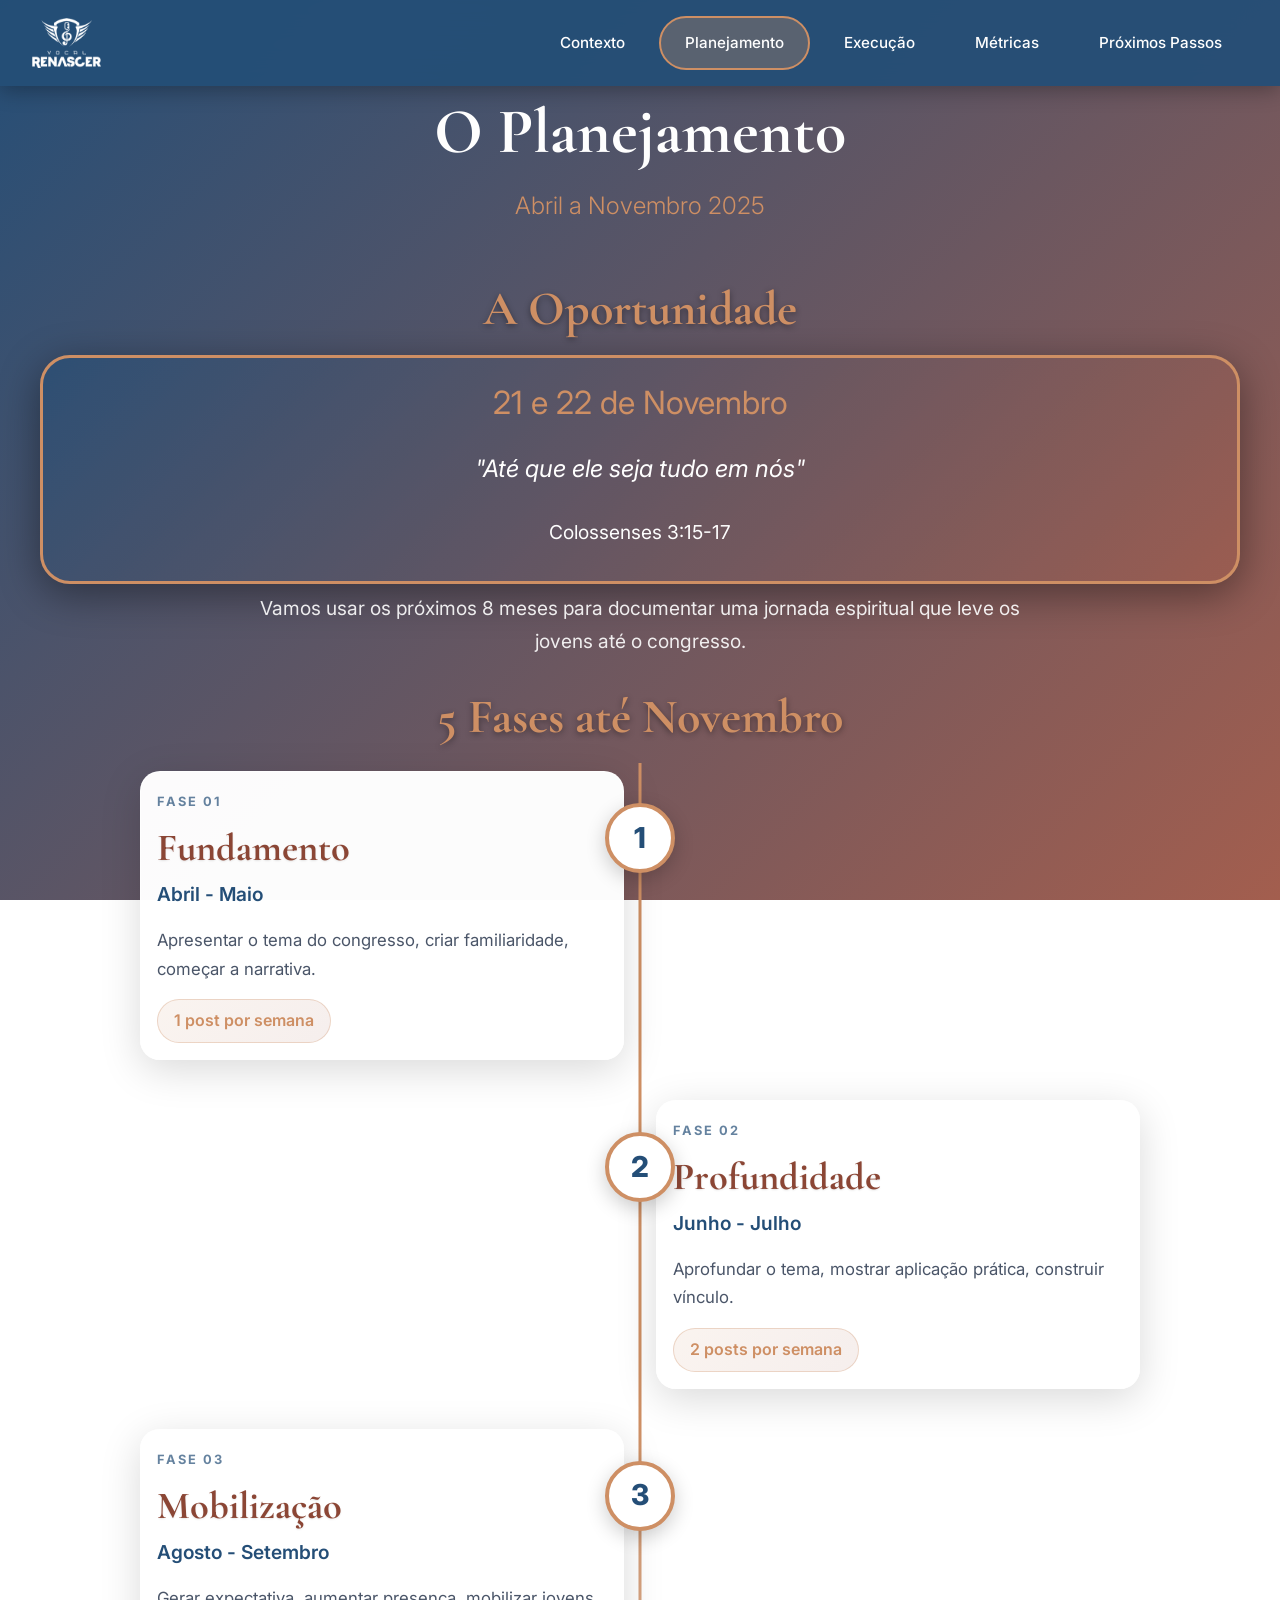
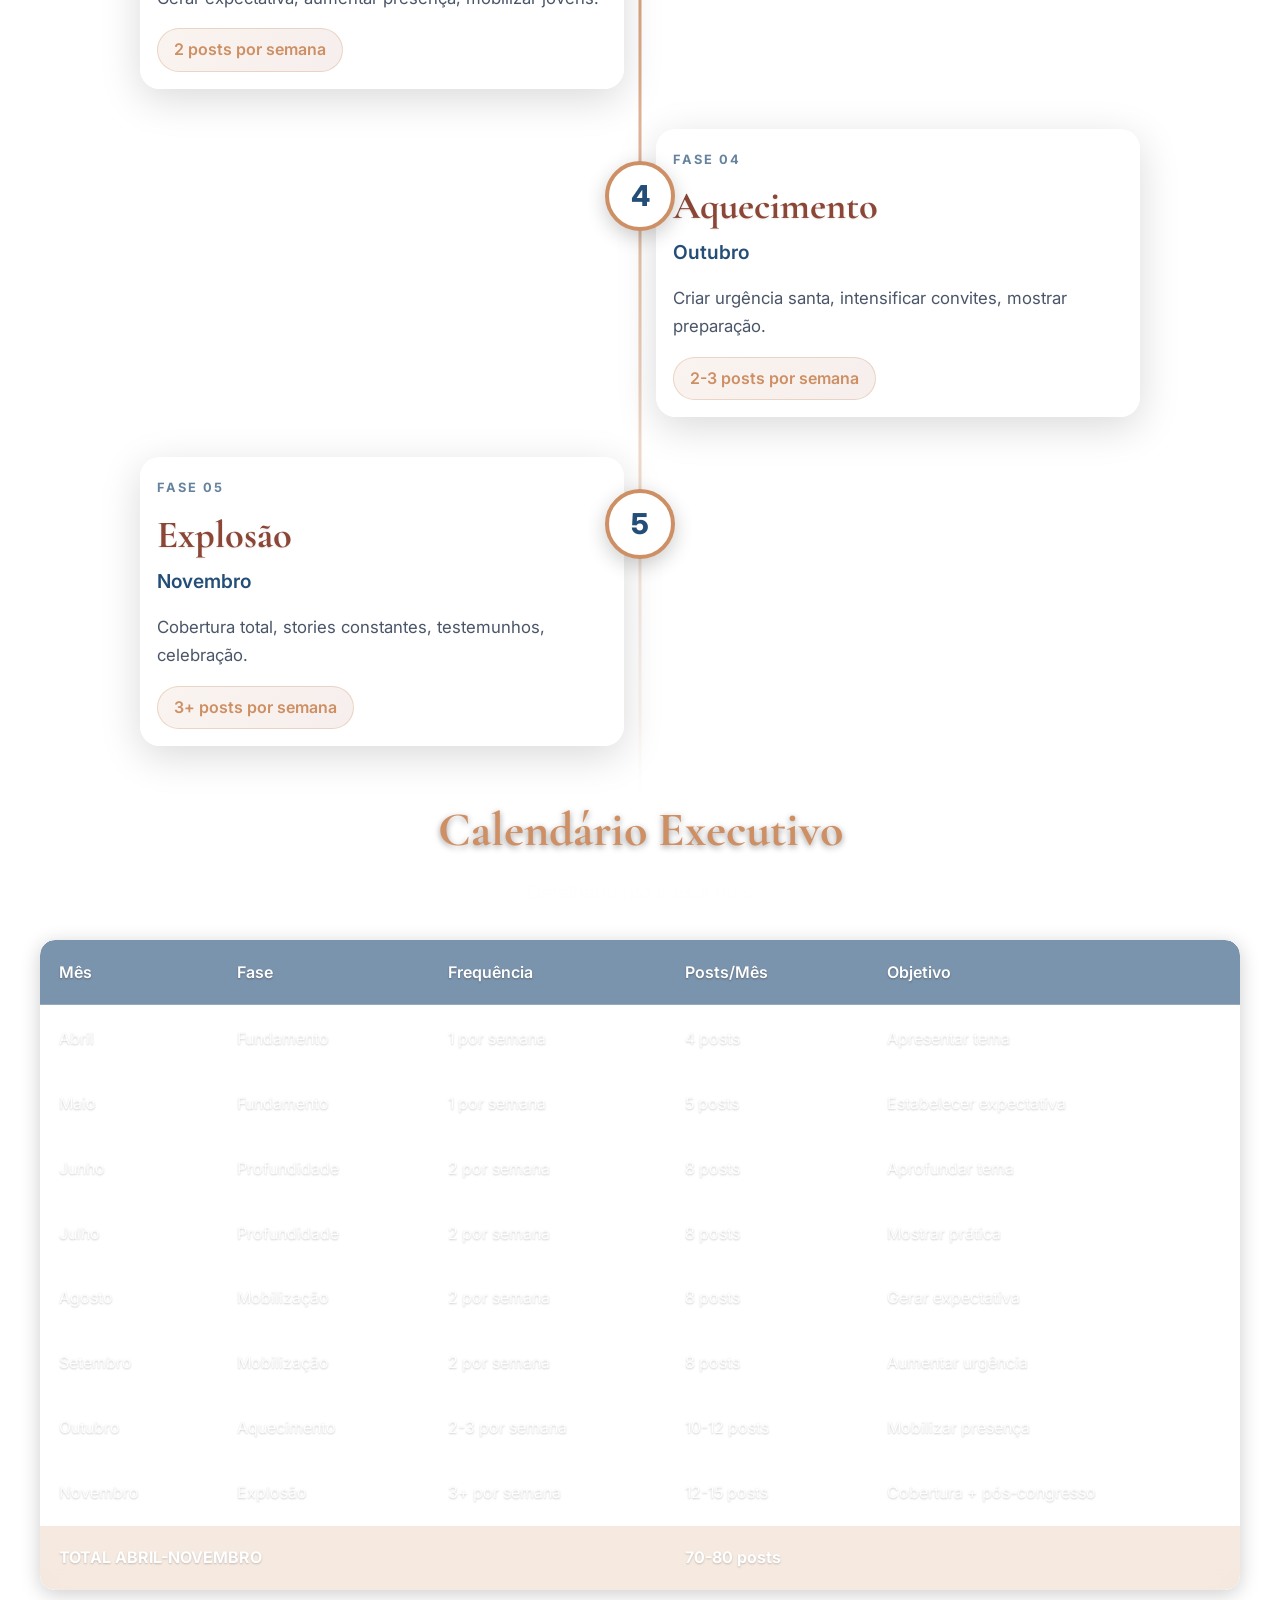
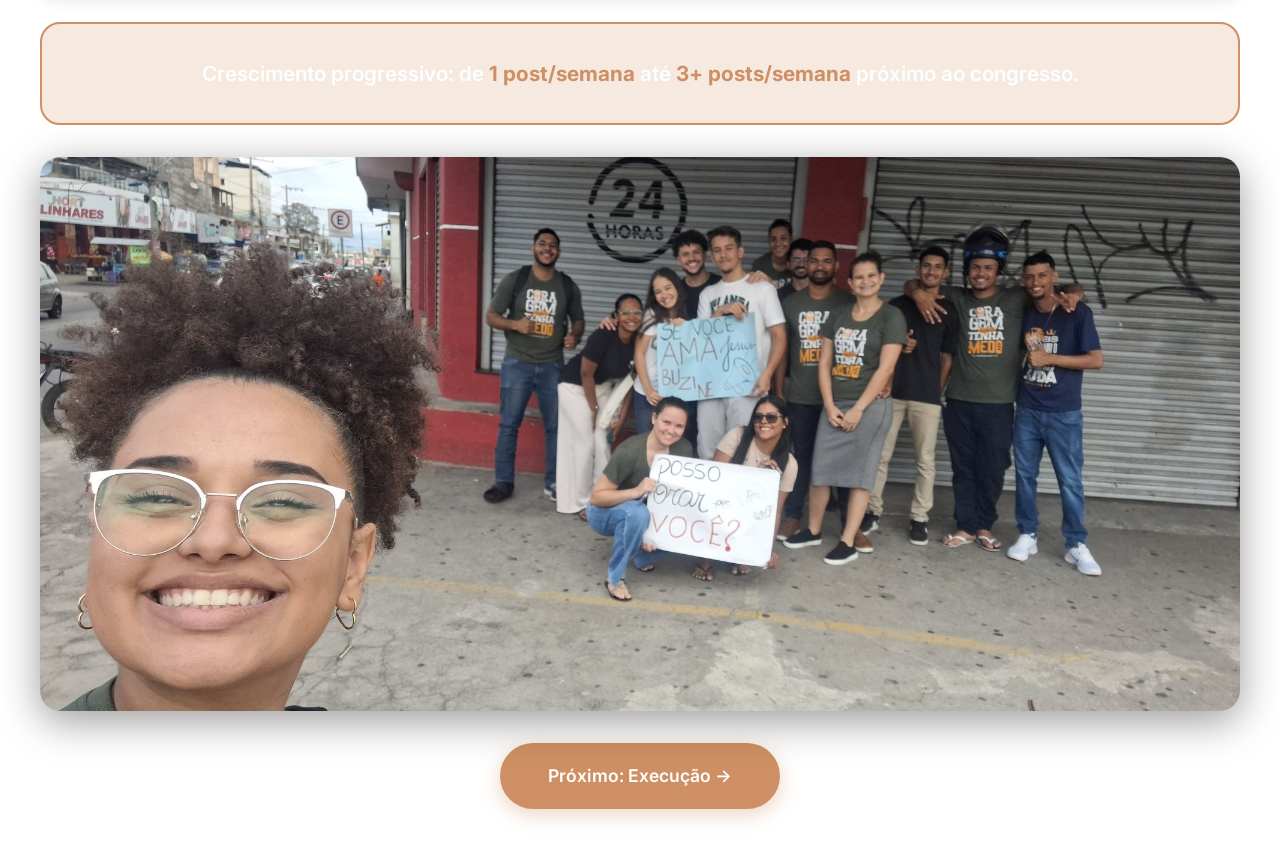
<file: planejamento.html>
<!DOCTYPE html>
<html lang="pt-BR">
<head>
    <meta charset="UTF-8">
    <meta name="viewport" content="width=device-width, initial-scale=1.0">
    <title>Planejamento Vocal Renascer 2025 - Planejamento</title>
    <link rel="stylesheet" href="assets/style.css">
</head>
<body>
    <nav>
        <div class="nav-container">
            <div class="nav-logo"><img src="assets/images/Logo_vocal_renascer.png" alt="Vocal Renascer"></div>
            <div class="menu-toggle">
                <span></span>
                <span></span>
                <span></span>
            </div>
            <div class="nav-tabs">
                <a href="index.html" class="nav-tab">Contexto</a>
                <a href="planejamento.html" class="nav-tab">Planejamento</a>
                <a href="execucao.html" class="nav-tab">Execução</a>
                <a href="metricas.html" class="nav-tab">Métricas</a>
                <a href="proximos-passos.html" class="nav-tab">Próximos Passos</a>
            </div>
        </div>
    </nav>

    <div class="main-container">
        <div class="content-wrapper">
            <!-- HERO -->
            <header class="hero">
                <h1>O Planejamento</h1>
                <p class="subtitle">Abril a Novembro 2025</p>
            </header>

            <!-- A OPORTUNIDADE -->
            <section class="section">
                <h2 class="section-title">A Oportunidade</h2>
                <div class="highlight-box-cta">
                    <p style="font-size: 2rem; margin-bottom: 1rem; color: var(--secondary);">21 e 22 de Novembro</p>
                    <p style="font-size: 1.5rem; font-style: italic; margin-bottom: 1.5rem;">"Até que ele seja tudo em nós"</p>
                    <p style="font-size: 1.2rem; font-weight: 400;">Colossenses 3:15-17</p>
                </div>
                
                <p class="section-subtitle">Vamos usar os próximos 8 meses para documentar uma jornada espiritual que leve os jovens até o congresso.</p>
            </section>

            <!-- 5 FASES -->
            <section class="section">
                <h2 class="section-title">5 Fases até Novembro</h2>
                
                <div class="timeline-premium">
                    <article class="timeline-premium-item">
                        <div class="timeline-premium-marker">1</div>
                        <div class="timeline-premium-content">
                            <span class="timeline-premium-label">Fase 01</span>
                            <h3 class="timeline-premium-phase">Fundamento</h3>
                            <p class="timeline-premium-period">Abril - Maio</p>
                            <p class="timeline-premium-desc">Apresentar o tema do congresso, criar familiaridade, começar a narrativa.</p>
                            <p class="timeline-premium-freq">1 post por semana</p>
                        </div>
                    </article>

                    <article class="timeline-premium-item">
                        <div class="timeline-premium-marker">2</div>
                        <div class="timeline-premium-content">
                            <span class="timeline-premium-label">Fase 02</span>
                            <h3 class="timeline-premium-phase">Profundidade</h3>
                            <p class="timeline-premium-period">Junho - Julho</p>
                            <p class="timeline-premium-desc">Aprofundar o tema, mostrar aplicação prática, construir vínculo.</p>
                            <p class="timeline-premium-freq">2 posts por semana</p>
                        </div>
                    </article>

                    <article class="timeline-premium-item">
                        <div class="timeline-premium-marker">3</div>
                        <div class="timeline-premium-content">
                            <span class="timeline-premium-label">Fase 03</span>
                            <h3 class="timeline-premium-phase">Mobilização</h3>
                            <p class="timeline-premium-period">Agosto - Setembro</p>
                            <p class="timeline-premium-desc">Gerar expectativa, aumentar presença, mobilizar jovens.</p>
                            <p class="timeline-premium-freq">2 posts por semana</p>
                        </div>
                    </article>

                    <article class="timeline-premium-item">
                        <div class="timeline-premium-marker">4</div>
                        <div class="timeline-premium-content">
                            <span class="timeline-premium-label">Fase 04</span>
                            <h3 class="timeline-premium-phase">Aquecimento</h3>
                            <p class="timeline-premium-period">Outubro</p>
                            <p class="timeline-premium-desc">Criar urgência santa, intensificar convites, mostrar preparação.</p>
                            <p class="timeline-premium-freq">2-3 posts por semana</p>
                        </div>
                    </article>

                    <article class="timeline-premium-item">
                        <div class="timeline-premium-marker">5</div>
                        <div class="timeline-premium-content">
                            <span class="timeline-premium-label">Fase 05</span>
                            <h3 class="timeline-premium-phase">Explosão</h3>
                            <p class="timeline-premium-period">Novembro</p>
                            <p class="timeline-premium-desc">Cobertura total, stories constantes, testemunhos, celebração.</p>
                            <p class="timeline-premium-freq">3+ posts por semana</p>
                        </div>
                    </article>
                </div>
            </section>

            <!-- CALENDÁRIO EXECUTIVO -->
            <section class="section">
                <h2 class="section-title">Calendário Executivo</h2>
                <p class="section-subtitle">Detalhamento mês a mês</p>
                
                <div class="table-container">
                    <table>
                        <thead>
                            <tr>
                                <th>Mês</th>
                                <th>Fase</th>
                                <th>Frequência</th>
                                <th>Posts/Mês</th>
                                <th>Objetivo</th>
                            </tr>
                        </thead>
                        <tbody>
                            <tr>
                                <td>Abril</td>
                                <td>Fundamento</td>
                                <td>1 por semana</td>
                                <td>4 posts</td>
                                <td>Apresentar tema</td>
                            </tr>
                            <tr>
                                <td>Maio</td>
                                <td>Fundamento</td>
                                <td>1 por semana</td>
                                <td>5 posts</td>
                                <td>Estabelecer expectativa</td>
                            </tr>
                            <tr>
                                <td>Junho</td>
                                <td>Profundidade</td>
                                <td>2 por semana</td>
                                <td>8 posts</td>
                                <td>Aprofundar tema</td>
                            </tr>
                            <tr>
                                <td>Julho</td>
                                <td>Profundidade</td>
                                <td>2 por semana</td>
                                <td>8 posts</td>
                                <td>Mostrar prática</td>
                            </tr>
                            <tr>
                                <td>Agosto</td>
                                <td>Mobilização</td>
                                <td>2 por semana</td>
                                <td>8 posts</td>
                                <td>Gerar expectativa</td>
                            </tr>
                            <tr>
                                <td>Setembro</td>
                                <td>Mobilização</td>
                                <td>2 por semana</td>
                                <td>8 posts</td>
                                <td>Aumentar urgência</td>
                            </tr>
                            <tr>
                                <td>Outubro</td>
                                <td>Aquecimento</td>
                                <td>2-3 por semana</td>
                                <td>10-12 posts</td>
                                <td>Mobilizar presença</td>
                            </tr>
                            <tr>
                                <td>Novembro</td>
                                <td>Explosão</td>
                                <td>3+ por semana</td>
                                <td>12-15 posts</td>
                                <td>Cobertura + pós-congresso</td>
                            </tr>
                            <tr class="card-highlight">
                                <td colspan="3"><strong>TOTAL ABRIL-NOVEMBRO</strong></td>
                                <td><strong>70-80 posts</strong></td>
                                <td></td>
                            </tr>
                        </tbody>
                    </table>
                </div>

                <div class="highlight-box">
                    <p>Crescimento progressivo: de <span class="emphasis">1 post/semana</span> até <span class="emphasis">3+ posts/semana</span> próximo ao congresso.</p>
                </div>
            </section>

            <!-- IMAGEM -->
            <section class="section">
                <div class="image-container">
                    <img src="assets/images/evangelismo-2.jpg" alt="Vocal Renascer - Evangelismo nas ruas">
                </div>
            </section>

            <!-- BOTÃO PRÓXIMO -->
            <div class="next-button-container">
                <a href="execucao.html" class="next-button">Próximo: Execução →</a>
            </div>
        </div>
    </div>

    <script src="assets/script.js"></script>
</body>
</html>
</file>
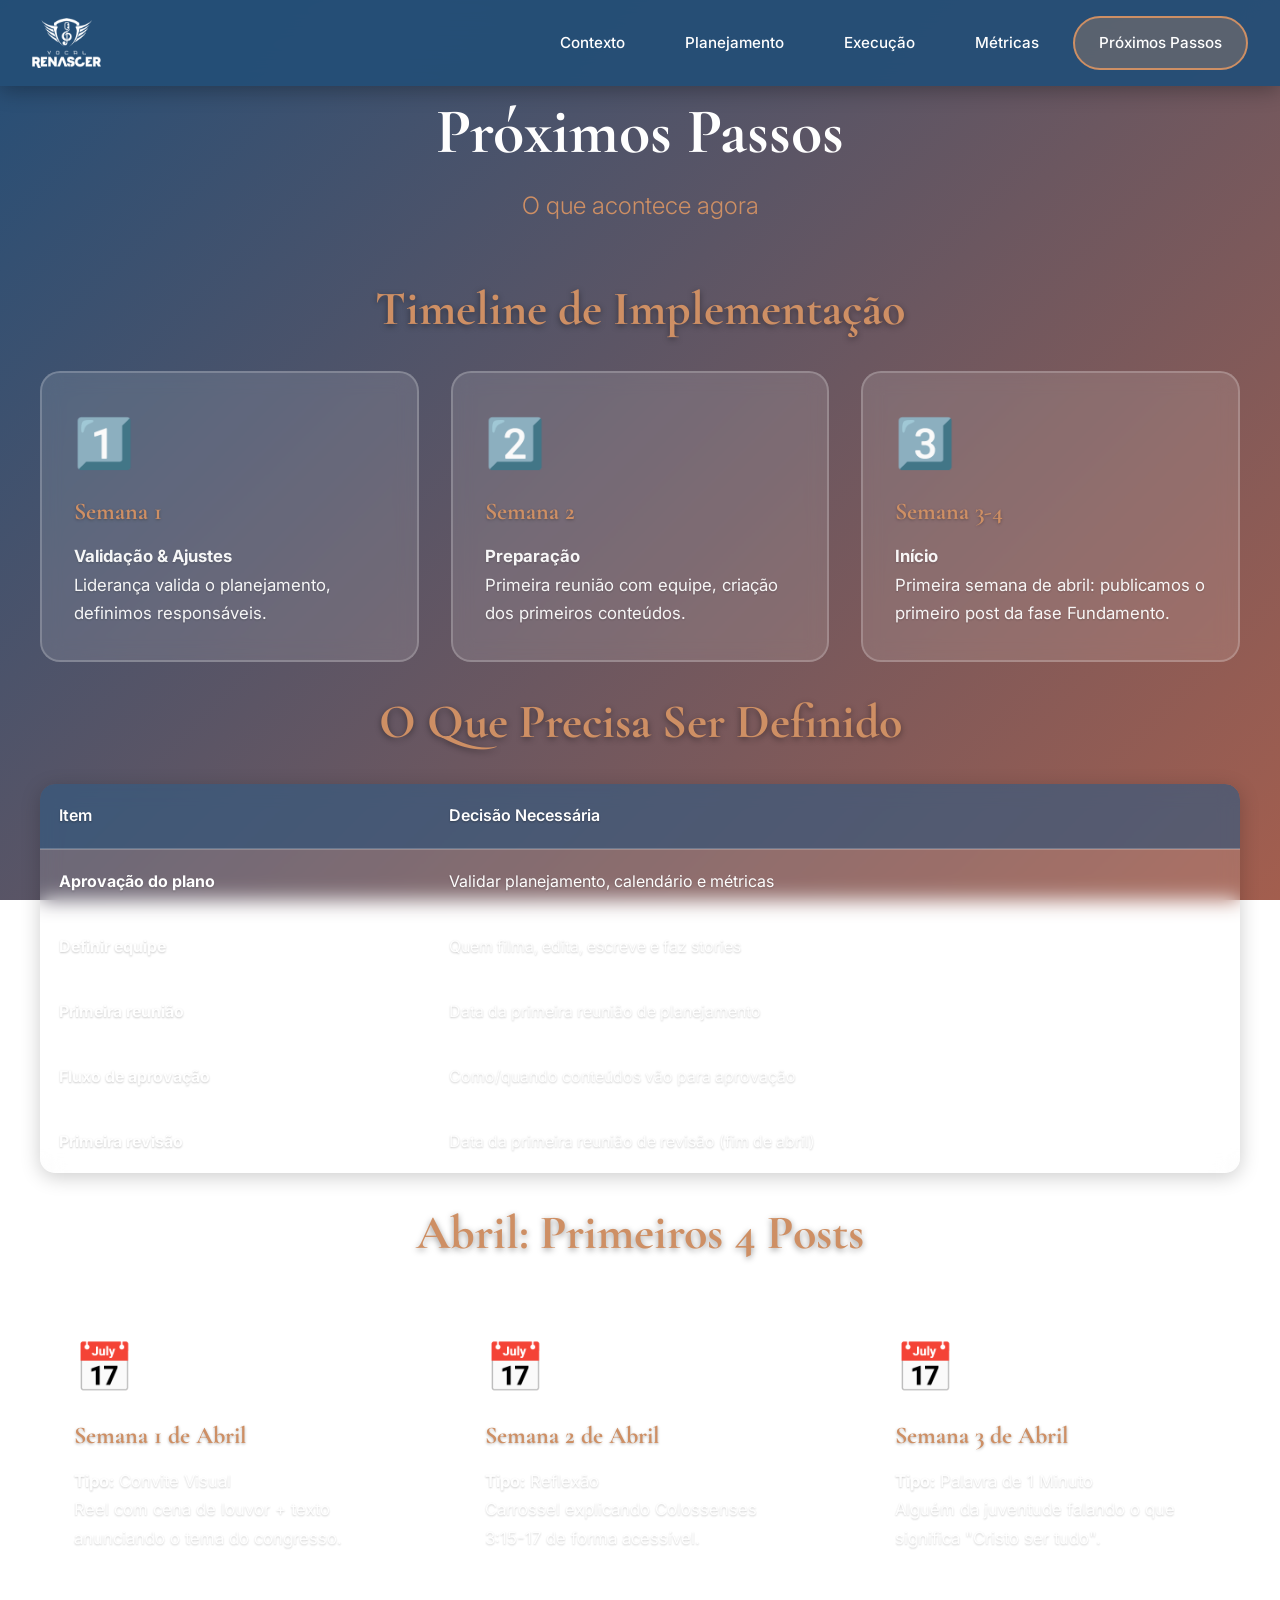
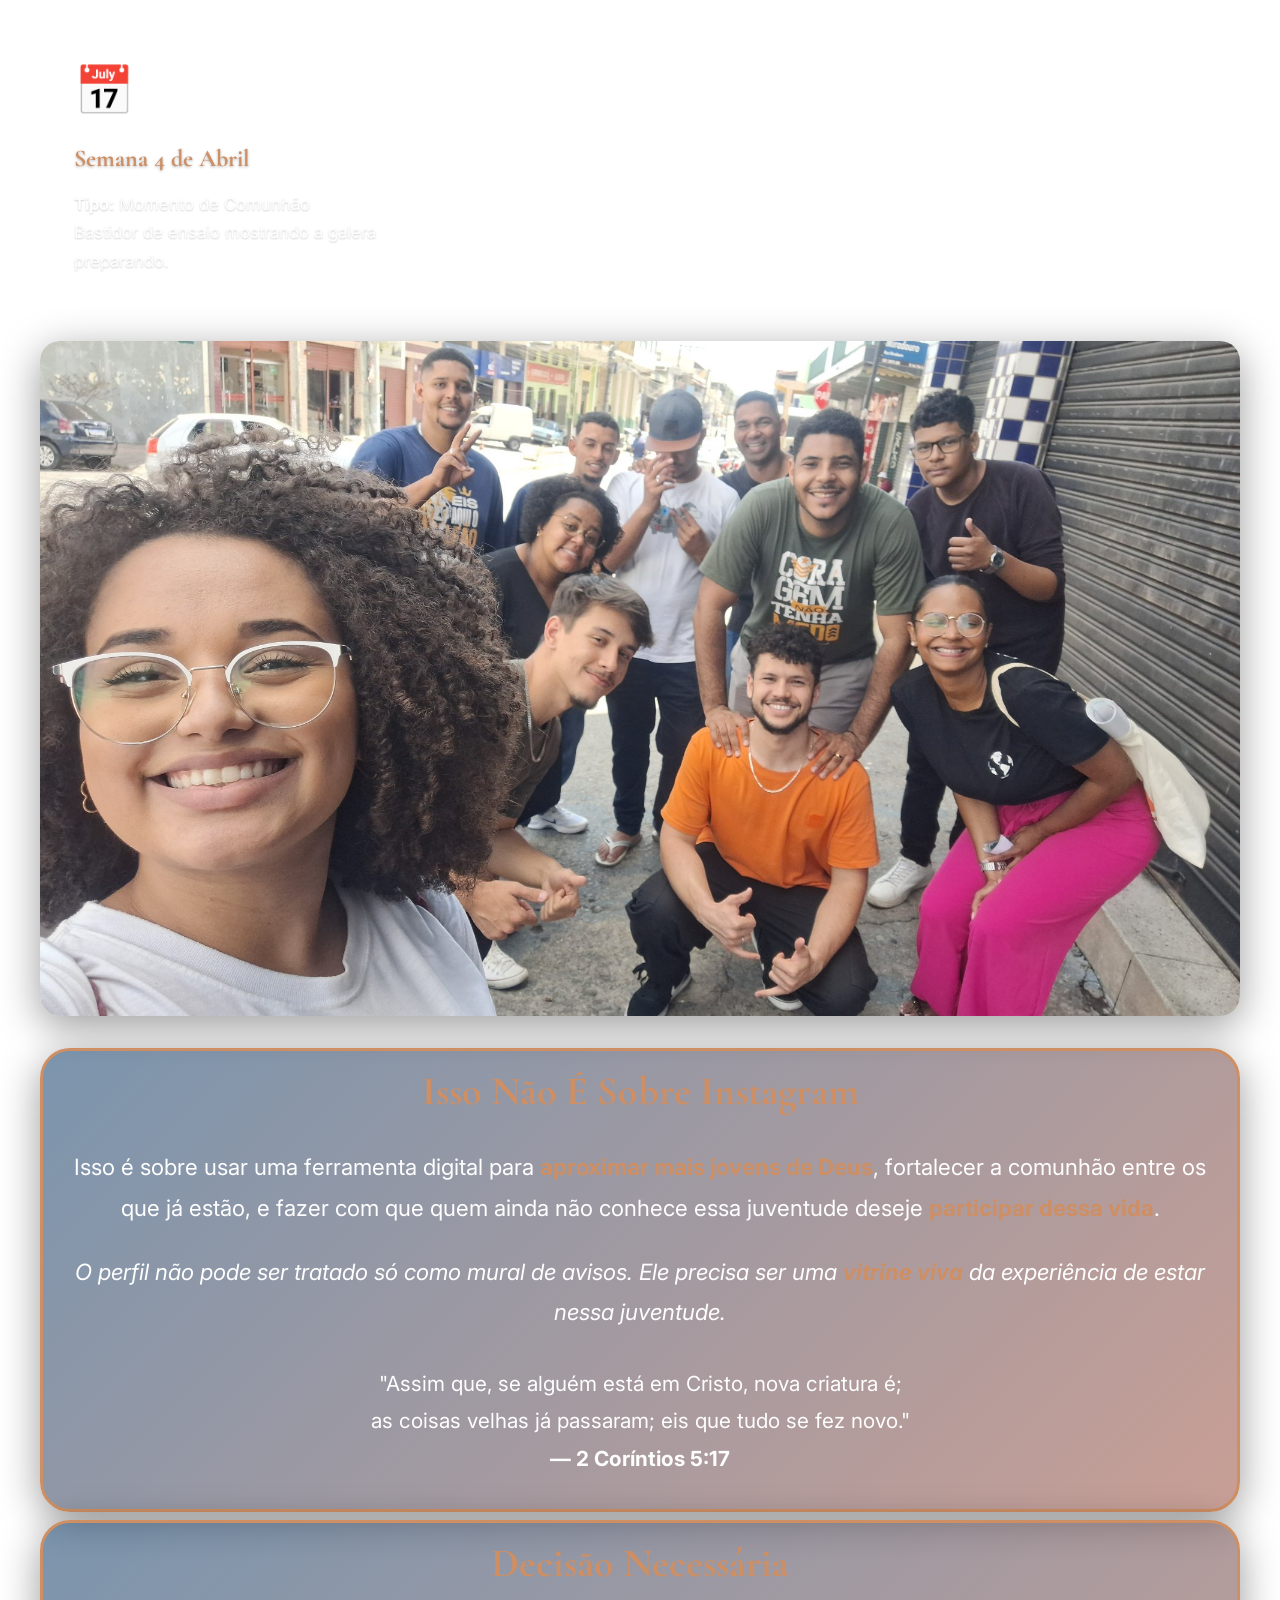
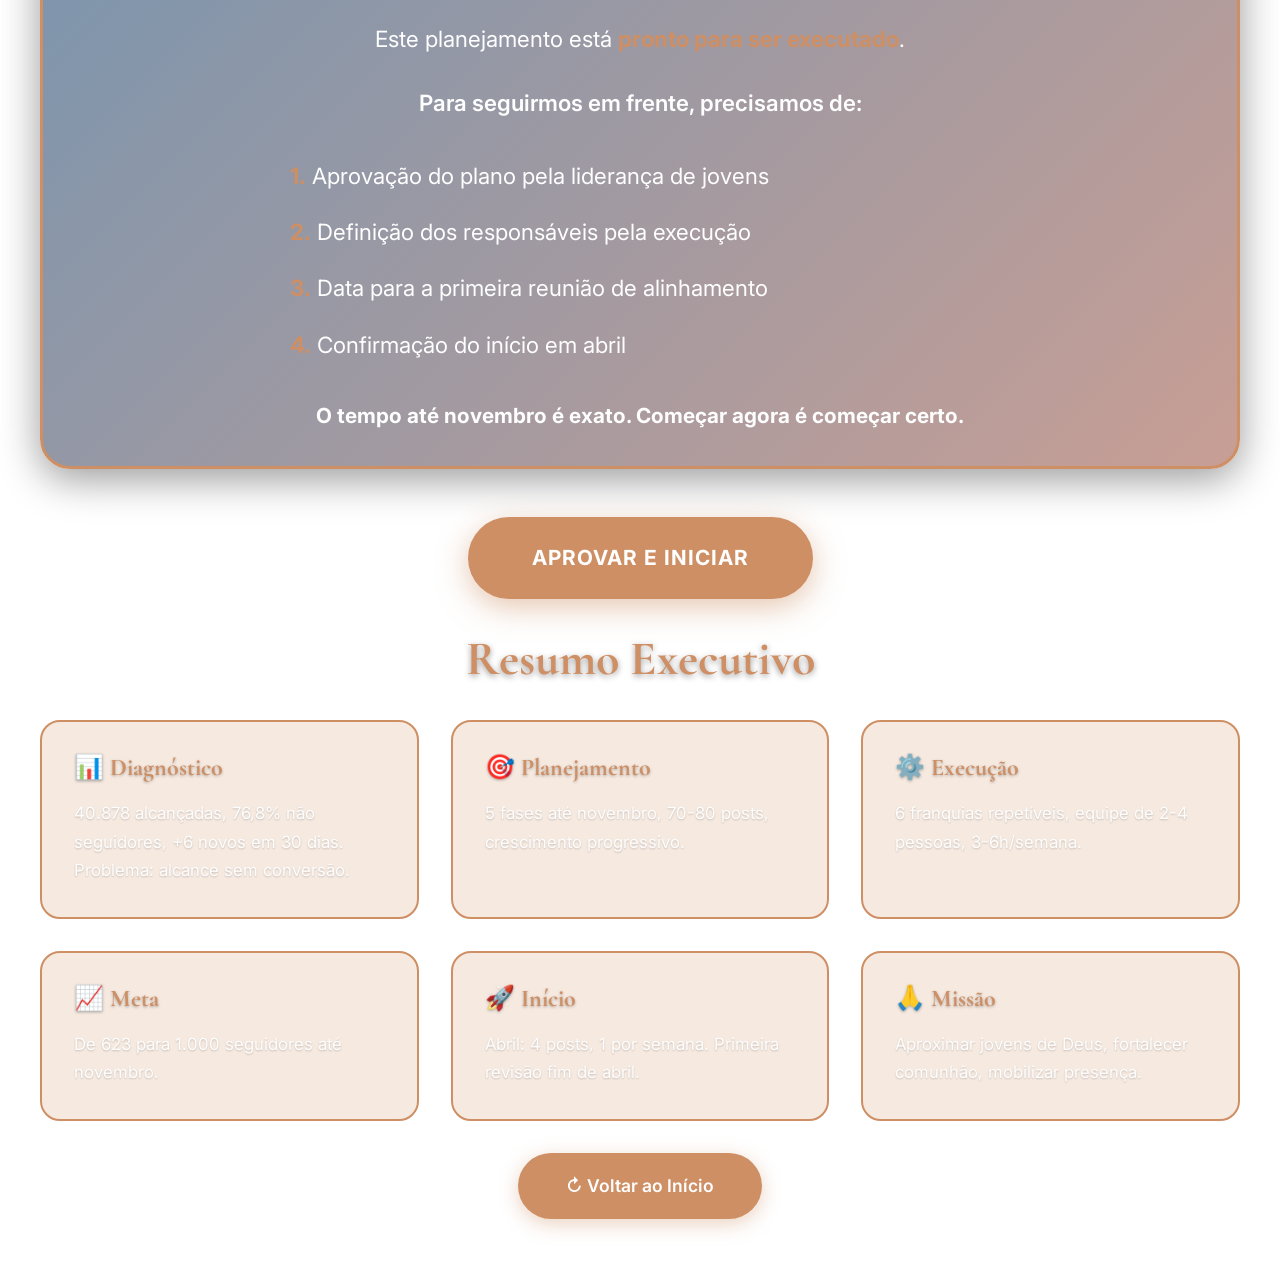
<file: proximos-passos.html>
<!DOCTYPE html>
<html lang="pt-BR">
<head>
    <meta charset="UTF-8">
    <meta name="viewport" content="width=device-width, initial-scale=1.0">
    <title>Planejamento Vocal Renascer 2025 - Próximos Passos</title>
    <link rel="stylesheet" href="assets/style.css">
</head>
<body>
    <nav>
        <div class="nav-container">
            <div class="nav-logo"><img src="assets/images/Logo_vocal_renascer.png" alt="Vocal Renascer"></div>
            <div class="menu-toggle">
                <span></span>
                <span></span>
                <span></span>
            </div>
            <div class="nav-tabs">
                <a href="index.html" class="nav-tab">Contexto</a>
                <a href="planejamento.html" class="nav-tab">Planejamento</a>
                <a href="execucao.html" class="nav-tab">Execução</a>
                <a href="metricas.html" class="nav-tab">Métricas</a>
                <a href="proximos-passos.html" class="nav-tab">Próximos Passos</a>
            </div>
        </div>
    </nav>

    <div class="main-container">
        <div class="content-wrapper">
            <!-- HERO -->
            <header class="hero">
                <h1>Próximos Passos</h1>
                <p class="subtitle">O que acontece agora</p>
            </header>

            <!-- TIMELINE DE IMPLEMENTAÇÃO -->
            <section class="section">
                <h2 class="section-title">Timeline de Implementação</h2>
                
                <div class="cards-grid">
                    <article class="card">
                        <div class="card-icon">1️⃣</div>
                        <h3 class="card-title">Semana 1</h3>
                        <p class="card-text"><strong>Validação & Ajustes</strong><br>Liderança valida o planejamento, definimos responsáveis.</p>
                    </article>
                    
                    <article class="card">
                        <div class="card-icon">2️⃣</div>
                        <h3 class="card-title">Semana 2</h3>
                        <p class="card-text"><strong>Preparação</strong><br>Primeira reunião com equipe, criação dos primeiros conteúdos.</p>
                    </article>
                    
                    <article class="card">
                        <div class="card-icon">3️⃣</div>
                        <h3 class="card-title">Semana 3-4</h3>
                        <p class="card-text"><strong>Início</strong><br>Primeira semana de abril: publicamos o primeiro post da fase Fundamento.</p>
                    </article>
                </div>
            </section>

            <!-- O QUE PRECISA SER DEFINIDO -->
            <section class="section">
                <h2 class="section-title">O Que Precisa Ser Definido</h2>
                
                <div class="table-container">
                    <table>
                        <thead>
                            <tr>
                                <th>Item</th>
                                <th>Decisão Necessária</th>
                            </tr>
                        </thead>
                        <tbody>
                            <tr>
                                <td><strong>Aprovação do plano</strong></td>
                                <td>Validar planejamento, calendário e métricas</td>
                            </tr>
                            <tr>
                                <td><strong>Definir equipe</strong></td>
                                <td>Quem filma, edita, escreve e faz stories</td>
                            </tr>
                            <tr>
                                <td><strong>Primeira reunião</strong></td>
                                <td>Data da primeira reunião de planejamento</td>
                            </tr>
                            <tr>
                                <td><strong>Fluxo de aprovação</strong></td>
                                <td>Como/quando conteúdos vão para aprovação</td>
                            </tr>
                            <tr>
                                <td><strong>Primeira revisão</strong></td>
                                <td>Data da primeira reunião de revisão (fim de abril)</td>
                            </tr>
                        </tbody>
                    </table>
                </div>
            </section>

            <!-- ABRIL: PRIMEIROS POSTS -->
            <section class="section">
                <h2 class="section-title">Abril: Primeiros 4 Posts</h2>
                
                <div class="cards-grid">
                    <article class="card">
                        <div class="card-icon">📅</div>
                        <h3 class="card-title">Semana 1 de Abril</h3>
                        <p class="card-text"><strong>Tipo:</strong> Convite Visual<br>Reel com cena de louvor + texto anunciando o tema do congresso.</p>
                    </article>
                    
                    <article class="card">
                        <div class="card-icon">📅</div>
                        <h3 class="card-title">Semana 2 de Abril</h3>
                        <p class="card-text"><strong>Tipo:</strong> Reflexão<br>Carrossel explicando Colossenses 3:15-17 de forma acessível.</p>
                    </article>
                    
                    <article class="card">
                        <div class="card-icon">📅</div>
                        <h3 class="card-title">Semana 3 de Abril</h3>
                        <p class="card-text"><strong>Tipo:</strong> Palavra de 1 Minuto<br>Alguém da juventude falando o que significa "Cristo ser tudo".</p>
                    </article>
                    
                    <article class="card">
                        <div class="card-icon">📅</div>
                        <h3 class="card-title">Semana 4 de Abril</h3>
                        <p class="card-text"><strong>Tipo:</strong> Momento de Comunhão<br>Bastidor de ensaio mostrando a galera preparando.</p>
                    </article>
                </div>
            </section>

            <!-- CHAMADO FINAL -->
            <section class="section">
                <div class="image-container">
                    <img src="assets/images/galera-junta.jpg" alt="Vocal Renascer - Unidos">
                </div>
                
                <div class="highlight-box-cta">
                    <h2>Isso Não É Sobre Instagram</h2>
                    
                    <p>Isso é sobre usar uma ferramenta digital para <span class="emphasis">aproximar mais jovens de Deus</span>, fortalecer a comunhão entre os que já estão, e fazer com que quem ainda não conhece essa juventude deseje <span class="emphasis">participar dessa vida</span>.</p>
                    
                    <p style="margin-top: 1.5rem; font-style: italic;">O perfil não pode ser tratado só como mural de avisos. Ele precisa ser uma <span class="emphasis">vitrine viva</span> da experiência de estar nessa juventude.</p>
                    
                    <p style="margin-top: 2rem; font-size: 1.3rem;">"Assim que, se alguém está em Cristo, nova criatura é;<br>as coisas velhas já passaram; eis que tudo se fez novo."<br><strong>— 2 Coríntios 5:17</strong></p>
                </div>
            </section>

            <!-- CTA FINAL FORTE - NOVA SEÇÃO -->
            <section class="section">
                <div class="highlight-box-cta">
                    <h2>Decisão Necessária</h2>
                    
                    <p>Este planejamento está <span class="emphasis">pronto para ser executado</span>.</p>
                    
                    <p style="margin-top: 1.5rem; font-weight: 600;">Para seguirmos em frente, precisamos de:</p>
                    
                    <div style="text-align: left; max-width: 700px; margin: 2rem auto; font-size: 1.2rem; line-height: 2;">
                        <p><span class="emphasis">1.</span> Aprovação do plano pela liderança de jovens</p>
                        <p><span class="emphasis">2.</span> Definição dos responsáveis pela execução</p>
                        <p><span class="emphasis">3.</span> Data para a primeira reunião de alinhamento</p>
                        <p><span class="emphasis">4.</span> Confirmação do início em abril</p>
                    </div>
                    
                    <p style="margin-top: 2rem; font-size: 1.3rem; font-weight: 700;">O tempo até novembro é exato. Começar agora é começar certo.</p>
                </div>
                
                <div class="next-button-container" style="margin-top: 3rem;">
                    <a href="#" class="cta-button" onclick="alert('Entre em contato com a liderança para validar o plano e definir os próximos passos.'); return false;">Aprovar e Iniciar</a>
                </div>
            </section>

            <!-- RESUMO EXECUTIVO -->
            <section class="section">
                <h2 class="section-title">Resumo Executivo</h2>
                
                <div class="cards-grid">
                    <article class="card card-highlight">
                        <h3 class="card-title">📊 Diagnóstico</h3>
                        <p class="card-text">40.878 alcançadas, 76,8% não seguidores, +6 novos em 30 dias. Problema: alcance sem conversão.</p>
                    </article>
                    
                    <article class="card card-highlight">
                        <h3 class="card-title">🎯 Planejamento</h3>
                        <p class="card-text">5 fases até novembro, 70-80 posts, crescimento progressivo.</p>
                    </article>
                    
                    <article class="card card-highlight">
                        <h3 class="card-title">⚙️ Execução</h3>
                        <p class="card-text">6 franquias repetíveis, equipe de 2-4 pessoas, 3-6h/semana.</p>
                    </article>
                    
                    <article class="card card-highlight">
                        <h3 class="card-title">📈 Meta</h3>
                        <p class="card-text">De 623 para 1.000 seguidores até novembro.</p>
                    </article>
                    
                    <article class="card card-highlight">
                        <h3 class="card-title">🚀 Início</h3>
                        <p class="card-text">Abril: 4 posts, 1 por semana. Primeira revisão fim de abril.</p>
                    </article>
                    
                    <article class="card card-highlight">
                        <h3 class="card-title">🙏 Missão</h3>
                        <p class="card-text">Aproximar jovens de Deus, fortalecer comunhão, mobilizar presença.</p>
                    </article>
                </div>
            </section>

            <!-- BOTÃO VOLTAR -->
            <div class="next-button-container">
                <a href="index.html" class="next-button">↻ Voltar ao Início</a>
            </div>
        </div>
    </div>

    <script src="assets/script.js"></script>
</body>
</html>
</file>
<file: assets/style.css>
@import url('https://fonts.googleapis.com/css2?family=Cormorant+Garamond:wght@400;600;700&family=Inter:wght@300;400;500;600;700;800&display=swap');

/* ===== RESET E VARIÁVEIS ===== */
* {
    margin: 0;
    padding: 0;
    box-sizing: border-box;
}

:root {
    --primary: #a35e4e;
    --secondary: #ce8f64;
    --accent: #244e77;
    --light: #dadada;
    --white: #fefefe;
    --nav-height: 70px;
    --spacing-xs: 0.5rem;
    --spacing-sm: 1rem;
    --spacing-md: 2rem;
    --spacing-lg: 1rem;
    --spacing-xl: 0.5rem;
}

body {
    font-family: 'Inter', sans-serif;
    background: linear-gradient(135deg, var(--accent) 0%, var(--primary) 100%);
    background-attachment: fixed;
    color: var(--white);
    line-height: 1.6;
    overflow-x: hidden;
}

h1, h2, h3, h4 {
    font-family: 'Cormorant Garamond', serif;
    font-weight: 700;
    line-height: 1.2;
}

/* ===== NAVEGAÇÃO ===== */
nav {
    position: fixed;
    top: 0;
    left: 0;
    right: 0;
    background: rgba(36, 78, 119, 0.95);
    backdrop-filter: blur(20px);
    padding: 1rem 2rem;
    z-index: 1000;
    box-shadow: 0 4px 20px rgba(0, 0, 0, 0.3);
}

.nav-container {
    max-width: 1400px;
    margin: 0 auto;
    display: flex;
    justify-content: space-between;
    align-items: center;
}

.nav-logo {
    height: 50px;
    display: flex;
    align-items: center;
    z-index: 1001;
}

.nav-logo img {
    height: 100%;
    width: auto;
    object-fit: contain;
}

.nav-tabs {
    display: flex;
    gap: 0.5rem;
}

.nav-tab {
    padding: 0.8rem 1.5rem;
    background: transparent;
    border: 2px solid transparent;
    color: var(--white);
    text-decoration: none;
    border-radius: 50px;
    transition: all 0.3s ease;
    font-weight: 500;
    font-size: 0.95rem;
    white-space: nowrap;
}

.nav-tab:hover {
    background: rgba(255, 255, 255, 0.1);
    border-color: rgba(255, 255, 255, 0.2);
}

.nav-tab.active {
    background: rgba(206, 143, 100, 0.3);
    border-color: var(--secondary);
}

/* Menu Hambúrguer */
.menu-toggle {
    display: none;
    flex-direction: column;
    gap: 5px;
    cursor: pointer;
    z-index: 1001;
}

.menu-toggle span {
    width: 28px;
    height: 3px;
    background: var(--white);
    transition: all 0.3s ease;
    border-radius: 2px;
}

.menu-toggle.active span:nth-child(1) {
    transform: rotate(45deg) translate(8px, 8px);
}

.menu-toggle.active span:nth-child(2) {
    opacity: 0;
}

.menu-toggle.active span:nth-child(3) {
    transform: rotate(-45deg) translate(7px, -7px);
}

/* ===== CONTAINER PRINCIPAL ===== */
.main-container {
    margin-top: var(--nav-height);
    min-height: calc(100vh - var(--nav-height));
    padding: var(--spacing-lg) var(--spacing-md);
}

.content-wrapper {
    max-width: 1200px;
    margin: 0 auto;
}

/* Wrapper alternativo para seções mais largas */
.content-wrapper-wide {
    max-width: 1400px;
    margin: 0 auto;
}

/* Wrapper alternativo para seções mais compactas */
.content-wrapper-narrow {
    max-width: 900px;
    margin: 0 auto;
}

/* ===== HERO SECTION ===== */
.hero {
    text-align: center;
    padding: var(--spacing-xl) 0;
    margin-bottom: var(--spacing-lg);
}

.hero h1 {
    font-size: clamp(2.5rem, 5vw, 4rem);
    margin-bottom: 1rem;
    animation: fadeInUp 0.8s ease-out;
}

.hero .subtitle {
    font-size: clamp(1.2rem, 2.5vw, 1.5rem);
    color: var(--secondary);
    margin-bottom: var(--spacing-md);
    font-weight: 300;
    animation: fadeInUp 0.8s ease-out 0.2s backwards;
}

.hero .verse {
    font-size: clamp(1rem, 2vw, 1.2rem);
    font-style: italic;
    opacity: 0.9;
    max-width: 700px;
    margin: var(--spacing-md) auto;
    animation: fadeInUp 0.8s ease-out 0.4s backwards;
    line-height: 1.7;
}

/* ===== SEÇÕES ===== */
.section {
    margin-bottom: var(--spacing-xl);
    animation: fadeInUp 0.8s ease-out;
}

.section-title {
    font-size: clamp(2rem, 4vw, 3rem);
    margin-bottom: var(--spacing-sm);
    color: var(--secondary);
    text-align: center;
    text-shadow: 0 2px 6px rgba(0, 0, 0, 0.4);
}

/* Título alinhado à esquerda para variação */
.section-title-left {
    font-size: clamp(2rem, 4vw, 3rem);
    margin-bottom: var(--spacing-sm);
    color: var(--secondary);
    text-align: left;
    text-shadow: 0 2px 6px rgba(0, 0, 0, 0.4);
}

.section-subtitle {
    font-size: clamp(1rem, 2vw, 1.2rem);
    text-align: center;
    opacity: 0.9;
    margin-bottom: var(--spacing-md);
    max-width: 800px;
    margin-left: auto;
    margin-right: auto;
    line-height: 1.7;
}

/* Subtítulo alinhado à esquerda */
.section-subtitle-left {
    font-size: clamp(1rem, 2vw, 1.2rem);
    text-align: left;
    opacity: 0.9;
    margin-bottom: var(--spacing-sm);
    line-height: 1.7;
}

/* ===== CARDS ===== */
.cards-grid {
    display: grid;
    grid-template-columns: repeat(auto-fit, minmax(280px, 1fr));
    gap: var(--spacing-md);
    margin: var(--spacing-md) 0;
}

.cards-grid-2 {
    display: grid;
    grid-template-columns: repeat(auto-fit, minmax(350px, 1fr));
    gap: var(--spacing-md);
    margin: var(--spacing-md) 0;
}

.card {
    background: rgba(255, 255, 255, 0.12);
    backdrop-filter: blur(10px);
    border-radius: 20px;
    padding: var(--spacing-md);
    border: 2px solid rgba(255, 255, 255, 0.2);
    transition: all 0.3s ease;
}

.card:hover {
    transform: translateY(-5px);
    border-color: var(--secondary);
    box-shadow: 0 10px 40px rgba(0, 0, 0, 0.3);
}

.card-icon {
    font-size: 3rem;
    margin-bottom: 1rem;
}

.card-title {
    font-size: clamp(1.3rem, 2vw, 1.5rem);
    margin-bottom: 1rem;
    color: var(--secondary);
    text-shadow: 0 1px 3px rgba(0, 0, 0, 0.3);
}

.card-text {
    font-size: clamp(0.95rem, 1.5vw, 1.05rem);
    line-height: 1.7;
    opacity: 0.95;
    text-shadow: 0 1px 2px rgba(0, 0, 0, 0.2);
}

/* Card com destaque */
.card-highlight {
    background: rgba(206, 143, 100, 0.2);
    border-color: var(--secondary);
}

/* ===== STATS ===== */
.stats-container {
    display: grid;
    grid-template-columns: repeat(auto-fit, minmax(220px, 1fr));
    gap: var(--spacing-md);
    margin: var(--spacing-lg) 0;
}

.stat-box {
    background: rgba(255, 255, 255, 0.9);
    backdrop-filter: blur(10px);
    border-radius: 20px;
    padding: 2.5rem var(--spacing-md);
    text-align: center;
    border: 2px solid rgba(36, 78, 119, 0.1);
    transition: all 0.3s ease;
    box-shadow: 0 2px 8px rgba(0, 0, 0, 0.08);
}

.stat-box:hover {
    transform: scale(1.05);
}

.stat-number {
    font-size: clamp(2.5rem, 5vw, 3.5rem);
    font-weight: 700;
    color: var(--secondary);
    margin-bottom: 0.5rem;
    font-family: 'Cormorant Garamond', serif;
}

.stat-label {
    font-size: clamp(0.95rem, 1.5vw, 1.1rem);
    opacity: 0.9;
}

/* ===== TIMELINE ===== */
.timeline {
    position: relative;
    padding: var(--spacing-lg) 0;
    max-width: 1000px;
    margin: 0 auto;
}

.timeline::before {
    content: '';
    position: absolute;
    left: 50%;
    top: 0;
    bottom: 0;
    width: 3px;
    background: linear-gradient(to bottom, var(--secondary), var(--primary));
    transform: translateX(-50%);
}

.timeline-item {
    margin-bottom: var(--spacing-lg);
    position: relative;
}

.timeline-item:nth-child(odd) .timeline-content {
    margin-left: auto;
    margin-right: calc(var(--spacing-lg) + 40px);
}

.timeline-item:nth-child(even) .timeline-content {
    margin-right: auto;
    margin-left: calc(var(--spacing-lg) + 40px);
}

.timeline-content {
    width: calc(50% - 2rem);
    background: rgba(255, 255, 255, 0.9);
    backdrop-filter: blur(10px);
    border-radius: 15px;
    padding: var(--spacing-md);
    border: 2px solid rgba(36, 78, 119, 0.1);
    transition: all 0.3s ease;
    box-shadow: 0 2px 8px rgba(0, 0, 0, 0.08);
}

.timeline-content:hover {
    transform: translateY(-5px);
    border-color: var(--secondary);
}

.timeline-marker {
    position: absolute;
    left: 50%;
    top: 0;
    transform: translateX(-50%);
    width: 60px;
    height: 60px;
    background: var(--white);
    border-radius: 50%;
    border: 4px solid var(--secondary);
    display: flex;
    align-items: center;
    justify-content: center;
    font-weight: 700;
    color: var(--accent);
    font-size: 1.3rem;
    z-index: 2;
}

.timeline-phase {
    font-size: clamp(1.3rem, 2vw, 1.5rem);
    font-weight: 700;
    color: var(--secondary);
    margin-bottom: 0.5rem;
    text-shadow: 0 2px 4px rgba(0, 0, 0, 0.3);
}

.timeline-period {
    font-size: clamp(1rem, 1.5vw, 1.1rem);
    font-weight: 600;
    margin-bottom: 0.5rem;
}

.timeline-desc {
    opacity: 0.95;
    margin-bottom: 0.5rem;
    line-height: 1.6;
    text-shadow: 0 1px 2px rgba(0, 0, 0, 0.3);
}

.timeline-freq {
    font-weight: 600;
    color: var(--secondary);
}

/* ===== TABELAS ===== */
.table-container {
    overflow-x: auto;
    margin: var(--spacing-md) 0;
    border-radius: 15px;
    box-shadow: 0 4px 20px rgba(0, 0, 0, 0.2);
}

table {
    width: 100%;
    background: rgba(255, 255, 255, 0.9);
    backdrop-filter: blur(10px);
    border-radius: 15px;
    overflow: hidden;
    border-collapse: collapse;
}

thead {
    background: rgba(36, 78, 119, 0.6);
}

th {
    padding: 1.2rem;
    text-align: left;
    font-weight: 600;
    border-bottom: 2px solid rgba(255, 255, 255, 0.2);
    font-size: clamp(0.9rem, 1.5vw, 1rem);
    text-shadow: 0 1px 2px rgba(0, 0, 0, 0.3);
}

td {
    padding: 1.2rem;
    border-bottom: 1px solid rgba(255, 255, 255, 0.1);
    font-size: clamp(0.9rem, 1.5vw, 1rem);
    text-shadow: 0 1px 2px rgba(0, 0, 0, 0.2);
}

tbody tr:hover {
    background: rgba(255, 255, 255, 0.05);
}

tbody tr:last-child td {
    border-bottom: none;
}

/* ===== IMAGENS ===== */
.image-container {
    border-radius: 20px;
    overflow: hidden;
    margin: var(--spacing-md) 0;
    box-shadow: 0 10px 40px rgba(0, 0, 0, 0.4);
}

.image-container img {
    width: 100%;
    height: auto;
    display: block;
}

/* ===== COMPARISON ===== */
.comparison-grid {
    display: grid;
    grid-template-columns: repeat(auto-fit, minmax(300px, 1fr));
    gap: var(--spacing-md);
    margin: var(--spacing-md) 0;
}

.comparison-box {
    background: rgba(255, 255, 255, 0.9);
    backdrop-filter: blur(10px);
    border-radius: 20px;
    padding: var(--spacing-md);
    border: 2px solid rgba(36, 78, 119, 0.1);
    box-shadow: 0 2px 8px rgba(0, 0, 0, 0.08);
}

.comparison-box h3 {
    font-size: clamp(1.5rem, 3vw, 2rem);
    margin-bottom: 1.5rem;
    text-align: center;
    text-shadow: 0 2px 4px rgba(0, 0, 0, 0.3);
}

.comparison-box ul {
    list-style: none;
}

.comparison-box li {
    padding: 0.8rem 0;
    padding-left: 2rem;
    position: relative;
    font-size: clamp(0.95rem, 1.5vw, 1.05rem);
    line-height: 1.6;
    opacity: 0.95;
    text-shadow: 0 1px 2px rgba(0, 0, 0, 0.2);
}

.comparison-box li::before {
    content: '→';
    position: absolute;
    left: 0;
    color: var(--secondary);
    font-weight: 700;
}

/* ===== HIGHLIGHT BOX ===== */
.highlight-box {
    background: linear-gradient(135deg, 
        rgba(36, 78, 119, 0.08),
        rgba(163, 94, 78, 0.08));
    border: 2px solid var(--secondary);
    border-radius: 20px;
    padding: var(--spacing-md);
    margin: var(--spacing-md) 0;
    text-align: center;
}

.highlight-box p {
    font-size: clamp(1.1rem, 2vw, 1.3rem);
    font-weight: 600;
    line-height: 1.7;
    color: #2d3748;
}

/* Highlight box alinhado à esquerda para variação */
.highlight-box-left {
    background: linear-gradient(135deg, 
        rgba(36, 78, 119, 0.1),
        rgba(163, 94, 78, 0.1));
    border: 2px solid var(--secondary);
    border-radius: 20px;
    padding: var(--spacing-md);
    margin: var(--spacing-md) 0;
    text-align: left;
}

.highlight-box-left p {
    font-size: clamp(1rem, 2vw, 1.2rem);
    font-weight: 600;
    line-height: 1.7;
    text-shadow: 0 1px 3px rgba(0, 0, 0, 0.1);
    color: #2d3748;
}

/* Highlight box grande para CTAs */
.highlight-box-cta {
    background: linear-gradient(135deg, 
        rgba(36, 78, 119, 0.15),
        rgba(163, 94, 78, 0.15));
    border: 3px solid var(--secondary);
    border-radius: 30px;
    padding: var(--spacing-lg);
    margin: var(--spacing-xl) 0;
    text-align: center;
    box-shadow: 0 10px 40px rgba(0, 0, 0, 0.4);
}

.highlight-box-cta h2 {
    font-size: clamp(2rem, 4vw, 2.5rem);
    margin-bottom: var(--spacing-md);
    color: var(--secondary);
}

.highlight-box-cta p {
    font-size: clamp(1.1rem, 2vw, 1.4rem);
    line-height: 1.8;
    margin-bottom: var(--spacing-sm);
}

.emphasis {
    color: var(--secondary);
    font-weight: 700;
}

/* ===== BOTÕES ===== */
.next-button-container {
    text-align: center;
    margin: var(--spacing-xl) 0 var(--spacing-md);
}

.next-button {
    display: inline-block;
    padding: 1.2rem 3rem;
    background: var(--secondary);
    color: var(--white);
    text-decoration: none;
    border-radius: 50px;
    font-weight: 600;
    font-size: clamp(1rem, 2vw, 1.1rem);
    transition: all 0.3s ease;
    box-shadow: 0 5px 20px rgba(206, 143, 100, 0.4);
}

.next-button:hover {
    transform: translateY(-3px);
    box-shadow: 0 8px 30px rgba(206, 143, 100, 0.6);
    background: var(--primary);
}

/* Botão CTA primário */
.cta-button {
    display: inline-block;
    padding: 1.5rem 4rem;
    background: var(--secondary);
    color: var(--white);
    text-decoration: none;
    border-radius: 50px;
    font-weight: 700;
    font-size: clamp(1.1rem, 2vw, 1.3rem);
    transition: all 0.3s ease;
    box-shadow: 0 8px 30px rgba(206, 143, 100, 0.5);
    text-transform: uppercase;
    letter-spacing: 1px;
}

.cta-button:hover {
    transform: translateY(-5px);
    box-shadow: 0 12px 40px rgba(206, 143, 100, 0.7);
    background: var(--primary);
}

/* ===== SEÇÃO ESPECIAL (VARIAÇÃO) ===== */
.section-offset {
    background: rgba(255, 255, 255, 0.7);
    border-left: 4px solid var(--secondary);
    padding: var(--spacing-md);
    margin: var(--spacing-md) 0;
    border-radius: 10px;
}

.section-offset h3 {
    color: var(--secondary);
    text-shadow: 0 2px 4px rgba(0, 0, 0, 0.1);
    font-weight: 700;
}

.section-boxed {
    background: rgba(255, 255, 255, 0.9);
    backdrop-filter: blur(10px);
    border-radius: 25px;
    padding: var(--spacing-lg);
    margin: var(--spacing-md) 0;
    border: 2px solid rgba(36, 78, 119, 0.1);
    box-shadow: 0 2px 8px rgba(0, 0, 0, 0.08);
}

/* ===== ANIMAÇÕES ===== */
@keyframes fadeInUp {
    from {
        opacity: 0;
        transform: translateY(30px);
    }
    to {
        opacity: 1;
        transform: translateY(0);
    }
}

/* ===== RESPONSIVIDADE ===== */

/* Tablets e menores */
@media (max-width: 968px) {
    :root {
        --nav-height: 65px;
    }
    
    .nav-tabs {
        gap: 0.3rem;
    }
    
    .nav-tab {
        padding: 0.6rem 1rem;
        font-size: 0.85rem;
    }
    
    .hero {
        padding: var(--spacing-md) 0;
    }
    
    .timeline::before {
        left: 30px;
    }
    
    .timeline-item:nth-child(odd) .timeline-content,
    .timeline-item:nth-child(even) .timeline-content {
        width: calc(100% - 80px);
        margin-left: 80px;
        margin-right: 0;
    }
    
    .timeline-marker {
        left: 30px;
    }
    
    .comparison-grid {
        grid-template-columns: 1fr;
    }
    
    .cards-grid-2 {
        grid-template-columns: 1fr;
    }
}

/* Mobile */
@media (max-width: 768px) {
    :root {
        --nav-height: 60px;
        --spacing-md: 1.5rem;
        --spacing-lg: 2rem;
        --spacing-xl: 2.5rem;
    }
    
    nav {
        padding: 0.8rem 1rem;
    }
    
    .nav-logo {
        font-size: 1.2rem;
    }
    
    .menu-toggle {
        display: flex;
    }
    
    .nav-tabs {
        position: fixed;
        top: var(--nav-height);
        left: 0;
        right: 0;
        flex-direction: column;
        background: rgba(36, 78, 119, 0.98);
        backdrop-filter: blur(20px);
        padding: 1rem;
        gap: 0.5rem;
        transform: translateY(-100%);
        opacity: 0;
        transition: all 0.3s ease;
        box-shadow: 0 10px 30px rgba(0, 0, 0, 0.5);
        max-height: calc(100vh - var(--nav-height));
        overflow-y: auto;
    }
    
    .nav-tabs.active {
        transform: translateY(0);
        opacity: 1;
    }
    
    .nav-tab {
        padding: 1rem;
        text-align: center;
        border-radius: 10px;
    }
    
    .main-container {
        padding: var(--spacing-md) 1rem;
    }
    
    .hero {
        padding: var(--spacing-md) 0;
    }
    
    .cards-grid {
        grid-template-columns: 1fr;
    }
    
    .stats-container {
        grid-template-columns: 1fr;
    }
    
    .timeline::before {
        left: 20px;
    }
    
    .timeline-item:nth-child(odd) .timeline-content,
    .timeline-item:nth-child(even) .timeline-content {
        width: calc(100% - 60px);
        margin-left: 60px;
        margin-right: 0;
    }
    
    .timeline-marker {
        left: 20px;
        width: 50px;
        height: 50px;
        font-size: 1.1rem;
    }
    
    .table-container {
        font-size: 0.9rem;
    }
    
    th, td {
        padding: 0.8rem 0.5rem;
    }
}

/* Mobile pequeno */
@media (max-width: 480px) {
    :root {
        --spacing-sm: 0.8rem;
        --spacing-md: 1rem;
        --spacing-lg: 1.5rem;
        --spacing-xl: 2rem;
    }
    
    .card, .stat-box, .comparison-box, .highlight-box {
        padding: 1rem;
    }
    
    .next-button, .cta-button {
        padding: 1rem 2rem;
        width: 100%;
        text-align: center;
    }
}
/* ===== TIMELINE PREMIUM ===== */
.timeline-premium {
    position: relative;
    padding: var(--spacing-xl) 0;
    max-width: 1000px;
    margin: 0 auto;
}

/* Linha vertical com gradiente */
.timeline-premium::before {
    content: '';
    position: absolute;
    left: 50%;
    top: 0;
    height: 100%;
    width: 3px;
    background: linear-gradient(to bottom, 
        var(--secondary) 0%,
        var(--secondary) 40%,
        rgba(255, 255, 255, 0.2) 100%);
    transform: translateX(-50%);
    z-index: 0;
}

.timeline-premium-item {
    margin-bottom: calc(var(--spacing-xl) + 2rem);
    position: relative;
    opacity: 0;
    transform: translateY(30px);
    transition: all 0.6s cubic-bezier(0.16, 1, 0.3, 1);
}

.timeline-premium-item.visible {
    opacity: 1;
    transform: translateY(0);
}

/* Alternância esquerda/direita */
.timeline-premium-item:nth-child(odd) .timeline-premium-content {
    margin-left: auto;
    margin-right: calc(50% + var(--spacing-lg));
}

.timeline-premium-item:nth-child(even) .timeline-premium-content {
    margin-right: auto;
    margin-left: calc(50% + var(--spacing-lg));
}

/* Card branco premium */
.timeline-premium-content {
    width: calc(50% - var(--spacing-lg));
    background: rgba(255, 255, 255, 0.98);
    border-radius: 20px;
    padding: var(--spacing-lg);
    box-shadow: 0 10px 40px rgba(0, 0, 0, 0.15);
    border: 1px solid rgba(255, 255, 255, 0.8);
    position: relative;
    z-index: 1;
    transition: all 0.4s cubic-bezier(0.16, 1, 0.3, 1);
}

.timeline-premium-content:hover {
    transform: translateY(-8px);
    box-shadow: 0 20px 60px rgba(0, 0, 0, 0.25);
}

/* Círculo central com número */
.timeline-premium-marker {
    position: absolute;
    left: 50%;
    top: calc(var(--spacing-lg) + 1rem);
    transform: translateX(-50%);
    width: 70px;
    height: 70px;
    background: white;
    border-radius: 50%;
    border: 4px solid var(--secondary);
    display: flex;
    align-items: center;
    justify-content: center;
    font-weight: 800;
    color: var(--accent);
    font-size: 1.8rem;
    z-index: 2;
    box-shadow: 0 6px 20px rgba(0, 0, 0, 0.2);
    transition: all 0.3s ease;
}

.timeline-premium-item:hover .timeline-premium-marker {
    transform: translateX(-50%) scale(1.1);
    border-color: var(--accent);
}

/* Label da fase */
.timeline-premium-label {
    display: inline-block;
    font-size: 0.8rem;
    font-weight: 700;
    letter-spacing: 2px;
    text-transform: uppercase;
    color: var(--accent);
    margin-bottom: 0.8rem;
    opacity: 0.7;
}

/* Nome da fase */
.timeline-premium-phase {
    font-size: clamp(1.8rem, 3vw, 2.5rem);
    font-weight: 700;
    color: #8b4635;
    margin-bottom: 0.5rem;
    font-family: 'Cormorant Garamond', serif;
    line-height: 1.2;
    text-shadow: 0 1px 2px rgba(0, 0, 0, 0.1);
}

/* Período */
.timeline-premium-period {
    font-size: clamp(1rem, 1.5vw, 1.2rem);
    font-weight: 600;
    color: var(--accent);
    margin-bottom: 1rem;
}

/* Descrição */
.timeline-premium-desc {
    font-size: clamp(0.95rem, 1.5vw, 1.05rem);
    line-height: 1.7;
    color: #4a5568;
    margin-bottom: 1rem;
}

/* Frequência */
.timeline-premium-freq {
    font-weight: 600;
    color: var(--secondary);
    font-size: 1rem;
    display: inline-block;
    padding: 0.5rem 1rem;
    background: linear-gradient(135deg, 
        rgba(206, 143, 100, 0.1),
        rgba(163, 94, 78, 0.1));
    border-radius: 25px;
    border: 1px solid rgba(206, 143, 100, 0.3);
}

/* RESPONSIVO */
@media (max-width: 968px) {
    .timeline-premium::before {
        left: 30px;
    }
    
    .timeline-premium-item:nth-child(odd) .timeline-premium-content,
    .timeline-premium-item:nth-child(even) .timeline-premium-content {
        margin-left: 80px;
        margin-right: 0;
        width: calc(100% - 100px);
    }
    
    .timeline-premium-marker {
        left: 30px;
        width: 60px;
        height: 60px;
        font-size: 1.5rem;
    }
    
    .timeline-premium-item:hover .timeline-premium-marker {
        transform: scale(1.1);
    }
}

@media (max-width: 480px) {
    .timeline-premium-item:nth-child(odd) .timeline-premium-content,
    .timeline-premium-item:nth-child(even) .timeline-premium-content {
        margin-left: 60px;
        width: calc(100% - 70px);
    }
    
    .timeline-premium::before {
        left: 20px;
    }
    
    .timeline-premium-marker {
        left: 20px;
        width: 50px;
        height: 50px;
        font-size: 1.2rem;
    }
    
    .timeline-premium-content {
        padding: 1.5rem;
    }
}
/* Reverter elementos para fundo escuro */
.stat-box {
    background: rgba(255, 255, 255, 0.12);
    backdrop-filter: blur(10px);
    border: 2px solid rgba(255, 255, 255, 0.2);
}

.timeline-content {
    background: rgba(255, 255, 255, 0.12);
    border: 2px solid rgba(255, 255, 255, 0.2);
}

table {
    background: rgba(255, 255, 255, 0.12);
}

.comparison-box {
    background: rgba(255, 255, 255, 0.12);
    border: 2px solid rgba(255, 255, 255, 0.2);
}

.highlight-box {
    background: rgba(206, 143, 100, 0.2);
}

.highlight-box p {
    color: var(--white);
}

.highlight-box-left {
    background: rgba(206, 143, 100, 0.25);
}

.highlight-box-left p {
    text-shadow: 0 1px 3px rgba(0, 0, 0, 0.3);
    color: var(--white);
}

.highlight-box-cta {
    background: linear-gradient(135deg, rgba(36, 78, 119, 0.6), rgba(163, 94, 78, 0.6));
}

.section-offset {
    background: rgba(255, 255, 255, 0.08);
}

.section-offset h3 {
    text-shadow: 0 2px 4px rgba(0, 0, 0, 0.4);
}

.section-boxed {
    background: rgba(255, 255, 255, 0.12);
    border: 2px solid rgba(255, 255, 255, 0.2);
}

/* Ajuste de contraste para títulos em cards/boxes brancos */
.section-boxed .section-title,
.section-boxed .section-title-left {
    color: #8b4635;
    text-shadow: 0 1px 2px rgba(0, 0, 0, 0.1);
}

.section-boxed .card-title,
.section-boxed h3 {
    color: #244e77;
}

.section-offset h3 {
    color: #244e77 !important;
    text-shadow: 0 1px 2px rgba(0, 0, 0, 0.1) !important;
}
</file>
